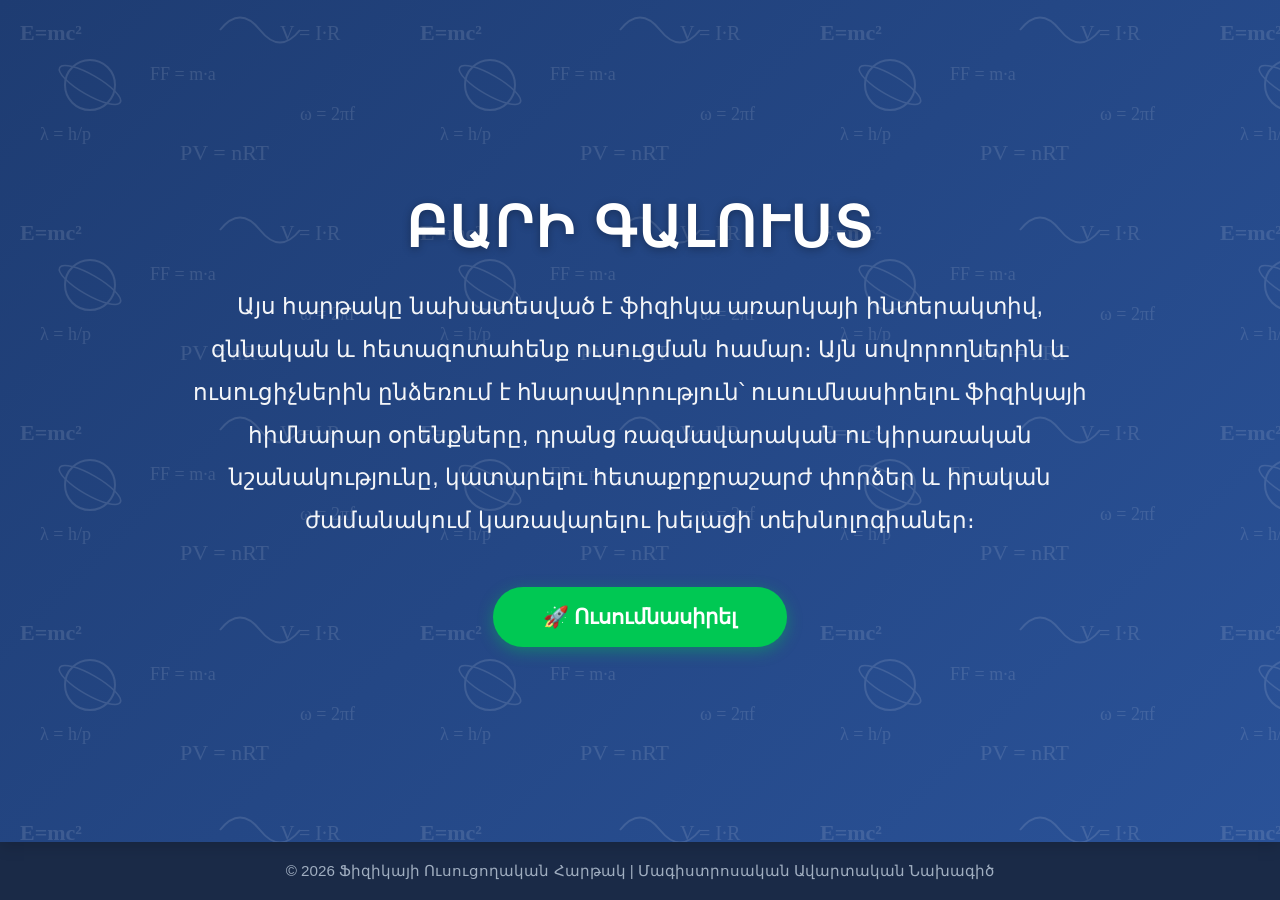
<file: index.html>
<!DOCTYPE html>
<html lang="hy">
<head>
    <meta charset="UTF-8">
    <meta name="viewport" content="width=device-width, initial-scale=1.0">
    <title>Ֆիզիկայի Ուսուցողական Ինտերակտիվ Հարթակ</title>
    <style>
        * {
            box-sizing: border-box;
            margin: 0;
            padding: 0;
            font-family: 'Segoe UI', Arial, sans-serif;
        }

        body {
            background-color: #f4f7f6;
            color: #2c3e50;
            display: flex;
            flex-direction: column;
            min-height: 100vh;
        }

        /* Ֆիզիկայի ֆոնով Հեդեր / Գլխավոր բաժին */
        header {
            position: relative;
            background: linear-gradient(135deg, #1e3c72, #2a5298);
            color: white;
            padding: 100px 20px;
            text-align: center;
            box-shadow: 0 4px 15px rgba(0,0,0,0.15);
            overflow: hidden;
            flex: 1;
            display: flex;
            align-items: center;
            justify-content: center;
        }

        .physics-bg {
            position: absolute;
            top: 0;
            left: 0;
            width: 100%;
            height: 100%;
            opacity: 0.12;
            pointer-events: none;
            background-image: url("data:image/svg+xml,%3Csvg xmlns='http://www.w3.org/2000/svg' width='400' height='200' viewBox='0 0 400 200'%3E%3Ctext x='20' y='40' fill='%23ffffff' font-size='22' font-weight='bold'%3EE=mc²%3C/text%3E%3Ctext x='150' y='80' fill='%23ffffff' font-size='18'%3EFF = m·a%3C/text%3E%3Ctext x='280' y='40' fill='%23ffffff' font-size='20'%3EV = I·R%3C/text%3E%3Ctext x='40' y='140' fill='%23ffffff' font-size='18'%3Eλ = h/p%3C/text%3E%3Ctext x='180' y='160' fill='%23ffffff' font-size='22'%3EPV = nRT%3C/text%3E%3Ctext x='300' y='120' fill='%23ffffff' font-size='18'%3Eω = 2πf%3C/text%3E%3Ccircle cx='90' cy='85' r='25' stroke='%23ffffff' stroke-width='2' fill='none'/%3E%3Cellipse cx='90' cy='85' rx='35' ry='10' stroke='%23ffffff' stroke-width='1.5' fill='none' transform='rotate(30 90 85)'/%3E%3Cpath d='M220,30 Q240,5 260,30 T300,30' stroke='%23ffffff' stroke-width='2' fill='none'/%3E%3C/svg%3E");
            background-repeat: repeat;
        }

        .header-content {
            position: relative;
            z-index: 2;
            max-width: 900px;
            margin: 0 auto;
        }

        header h1 {
            font-size: 3.5rem;
            margin-bottom: 25px;
            letter-spacing: 2px;
            text-shadow: 0 2px 8px rgba(0,0,0,0.3);
        }

        header p.subtitle {
            font-size: 1.45rem;
            line-height: 1.85;
            margin-bottom: 45px;
            opacity: 0.95;
            font-weight: 300;
        }

        .cta-btn {
            display: inline-block;
            background-color: #00c853;
            color: white;
            padding: 18px 50px;
            font-size: 1.3rem;
            font-weight: bold;
            text-decoration: none;
            border-radius: 35px;
            box-shadow: 0 4px 15px rgba(0, 200, 83, 0.4);
            transition: all 0.3s ease;
        }

        .cta-btn:hover {
            background-color: #00e676;
            transform: translateY(-4px);
            box-shadow: 0 6px 20px rgba(0, 200, 83, 0.6);
        }

        footer {
            text-align: center;
            padding: 20px;
            background: #1a2a47;
            color: #a0aec0;
            font-size: 0.95rem;
        }
    </style>
</head>
<body>

    <header>
        <div class="physics-bg"></div>
        <div class="header-content">
            <h1>ԲԱՐԻ ԳԱԼՈՒՍՏ</h1>
            <p class="subtitle">
                Այս հարթակը նախատեսված է ֆիզիկա առարկայի ինտերակտիվ, զննական և հետազոտահենք ուսուցման համար։ Այն սովորողներին և ուսուցիչներին ընձեռում է հնարավորություն՝ ուսումնասիրելու ֆիզիկայի հիմնարար օրենքները, դրանց ռազմավարական ու կիրառական նշանակությունը, կատարելու հետաքրքրաշարժ փորձեր և իրական ժամանակում կառավարելու խելացի տեխնոլոգիաներ։
            </p>
            <a href="menu.html" class="cta-btn">🚀 Ուսումնասիրել</a>
        </div>
    </header>

    <footer>
        <p>© 2026 Ֆիզիկայի Ուսուցողական Հարթակ | Մագիստրոսական Ավարտական Նախագիծ</p>
    </footer>

</body>
</html>
</file>
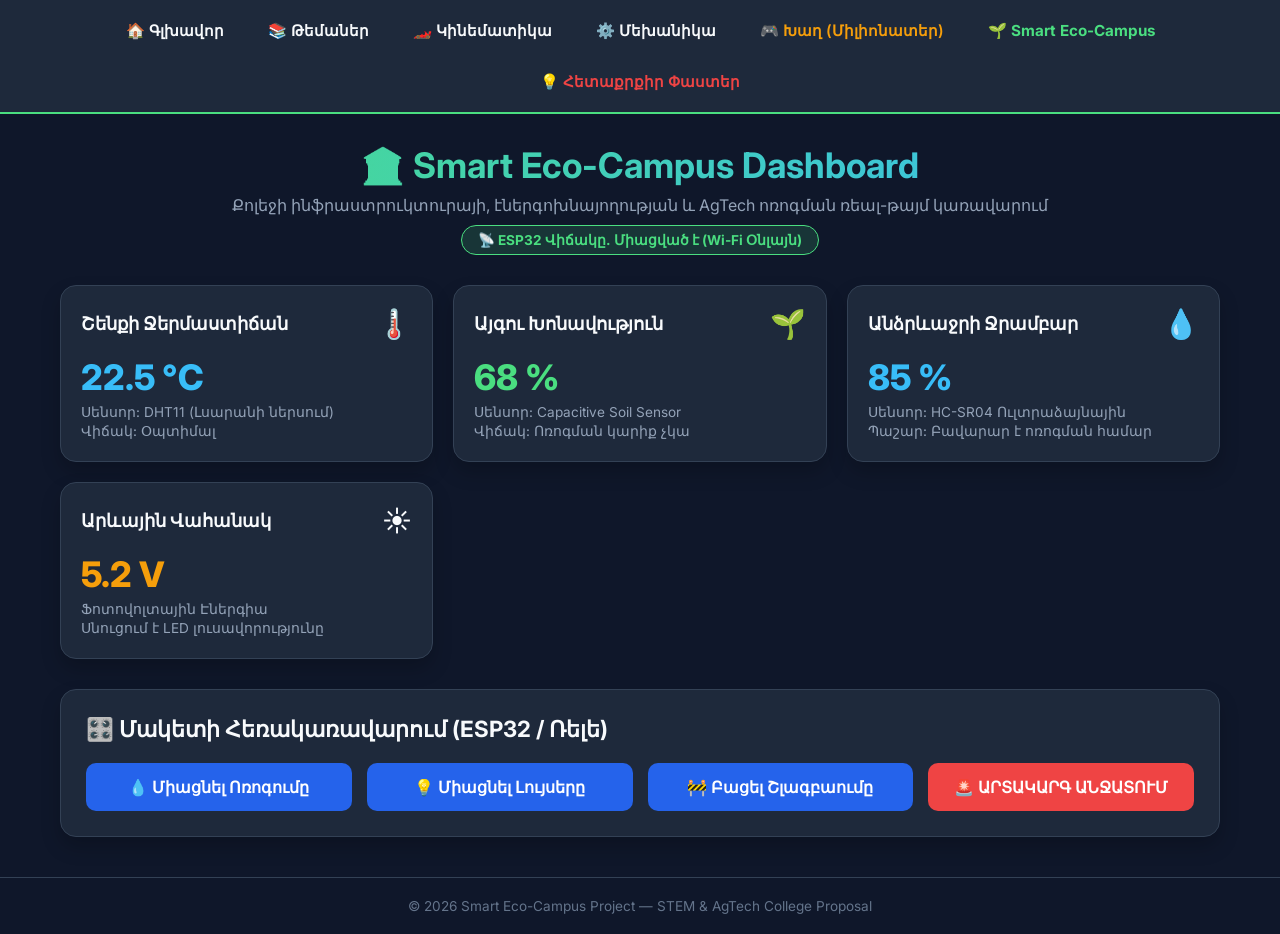
<file: agtech.html>
<!DOCTYPE html>
<html lang="hy">
<head>
    <meta charset="UTF-8">
    <meta name="viewport" content="width=device-width, initial-scale=1.0">
    <title>Smart Eco-Campus — Կառավարման Վահանակ</title>
    <link href="https://fonts.googleapis.com/css2?family=Inter:wght@400;600;700;800&display=swap" rel="stylesheet">
    <style>
        * {
            box-sizing: border-box;
            margin: 0;
            padding: 0;
            font-family: 'Inter', sans-serif;
        }

        body {
            background: #0f172a;
            color: #f8fafc;
            min-height: 100vh;
            display: flex;
            flex-direction: column;
        }

        /* Navigation Bar */
        nav {
            width: 100%;
            background: #1e293b;
            padding: 15px 20px;
            display: flex;
            gap: 20px;
            align-items: center;
            justify-content: center;
            border-bottom: 2px solid #4ade80;
            flex-wrap: wrap;
        }

        nav a {
            color: #f8fafc;
            text-decoration: none;
            font-weight: 600;
            font-size: 0.95rem;
            transition: 0.2s;
            padding: 6px 12px;
            border-radius: 6px;
        }

        nav a:hover {
            background: #334155;
            color: #4ade80;
        }

        .header-section {
            text-align: center;
            padding: 30px 20px 10px;
        }

        .header-section h1 {
            font-size: 2.2rem;
            background: linear-gradient(90deg, #4ade80, #38bdf8);
            -webkit-background-clip: text;
            -webkit-text-fill-color: transparent;
            margin-bottom: 8px;
        }

        .header-section p {
            color: #94a3b8;
            font-size: 1rem;
        }

        .status-badge {
            display: inline-block;
            background: rgba(74, 222, 128, 0.15);
            color: #4ade80;
            border: 1px solid #4ade80;
            padding: 6px 16px;
            border-radius: 20px;
            font-size: 0.85rem;
            font-weight: bold;
            margin-top: 10px;
        }

        .container {
            max-width: 1200px;
            margin: 20px auto 40px;
            padding: 0 20px;
            width: 100%;
        }

        /* Grid Layout */
        .dashboard-grid {
            display: grid;
            grid-template-columns: repeat(auto-fit, minmax(280px, 1fr));
            gap: 20px;
            margin-bottom: 30px;
        }

        .card {
            background: #1e293b;
            border: 1px solid #334155;
            border-radius: 16px;
            padding: 20px;
            display: flex;
            flex-direction: column;
            justify-content: space-between;
            box-shadow: 0 10px 20px rgba(0,0,0,0.2);
            transition: transform 0.2s, border-color 0.2s;
        }

        .card:hover {
            transform: translateY(-3px);
            border-color: #38bdf8;
        }

        .card-header {
            display: flex;
            align-items: center;
            justify-content: space-between;
            margin-bottom: 15px;
        }

        .card-header h3 {
            font-size: 1.1rem;
            color: #f8fafc;
        }

        .card-icon {
            font-size: 1.8rem;
        }

        .metric-value {
            font-size: 2.2rem;
            font-weight: 800;
            color: #38bdf8;
            margin-bottom: 5px;
        }

        .metric-desc {
            color: #94a3b8;
            font-size: 0.85rem;
            line-height: 1.4;
        }

        /* Controls Section */
        .controls-section {
            background: #1e293b;
            border: 1px solid #334155;
            border-radius: 16px;
            padding: 25px;
            box-shadow: 0 10px 20px rgba(0,0,0,0.2);
        }

        .controls-section h2 {
            font-size: 1.4rem;
            color: #f8fafc;
            margin-bottom: 20px;
            display: flex;
            align-items: center;
            gap: 10px;
        }

        .btn-grid {
            display: grid;
            grid-template-columns: repeat(auto-fit, minmax(220px, 1fr));
            gap: 15px;
        }

        .action-btn {
            background: #2563eb;
            color: white;
            border: none;
            padding: 14px;
            border-radius: 10px;
            font-size: 1rem;
            font-weight: 700;
            cursor: pointer;
            transition: 0.2s;
            display: flex;
            align-items: center;
            justify-content: center;
            gap: 8px;
        }

        .action-btn:hover {
            background: #1d4ed8;
        }

        .action-btn.active {
            background: #22c55e;
        }

        .action-btn.danger {
            background: #ef4444;
        }

        .action-btn.danger:hover {
            background: #dc2626;
        }

        footer {
            margin-top: auto;
            text-align: center;
            padding: 20px;
            border-top: 1px solid #334155;
            color: #64748b;
            font-size: 0.85rem;
        }
    </style>
</head>
<body>

    <!-- NAVIGATION BAR -->
    <nav>
        <a href="index.html">🏠 Գլխավոր</a>
        <a href="topics.html">📚 Թեմաներ</a>
        <a href="kinematics.html">🏎️ Կինեմատիկա</a>
        <a href="mechanics.html">⚙️ Մեխանիկա</a>
        <a href="game.html" style="color: #f59e0b;">🎮 Խաղ (Միլիոնատեր)</a>
        <a href="agtech.html" style="color: #4ade80; font-weight: bold;">🌱 Smart Eco-Campus</a>
        <a href="facts.html" style="color: #ef4444;">💡 Հետաքրքիր Փաստեր</a>
    </nav>

    <!-- HEADER -->
    <div class="header-section">
        <h1>🏛️ Smart Eco-Campus Dashboard</h1>
        <p>Քոլեջի ինֆրաստրուկտուրայի, էներգոխնայողության և AgTech ոռոգման ռեալ-թայմ կառավարում</p>
        <div class="status-badge" id="wifi-status">📡 ESP32 Վիճակը․ Միացված է (Wi-Fi Օնլայն)</div>
    </div>

    <div class="container">

        <!-- SENSORS / METRICS GRID -->
        <div class="dashboard-grid">

            <!-- Temperature Card -->
            <div class="card">
                <div class="card-header">
                    <h3>Շենքի Ջերմաստիճան</h3>
                    <span class="card-icon">🌡️</span>
                </div>
                <div class="metric-value" id="temp-val">22.5 °C</div>
                <p class="metric-desc">Սենսոր: DHT11 (Լսարանի ներսում)<br>Վիճակ: Օպտիմալ</p>
            </div>

            <!-- Soil Moisture Card -->
            <div class="card">
                <div class="card-header">
                    <h3>Այգու Խոնավություն</h3>
                    <span class="card-icon">🌱</span>
                </div>
                <div class="metric-value" id="moist-val" style="color: #4ade80;">68 %</div>
                <p class="metric-desc">Սենսոր: Capacitive Soil Sensor<br>Վիճակ: Ոռոգման կարիք չկա</p>
            </div>

            <!-- Water Reservoir Card -->
            <div class="card">
                <div class="card-header">
                    <h3>Անձրևաջրի Ջրամբար</h3>
                    <span class="card-icon">💧</span>
                </div>
                <div class="metric-value" id="water-val" style="color: #38bdf8;">85 %</div>
                <p class="metric-desc">Սենսոր: HC-SR04 Ուլտրաձայնային<br>Պաշար: Բավարար է ոռոգման համար</p>
            </div>

            <!-- Solar Power Card -->
            <div class="card">
                <div class="card-header">
                    <h3>Արևային Վահանակ</h3>
                    <span class="card-icon">☀️</span>
                </div>
                <div class="metric-value" id="solar-val" style="color: #f59e0b;">5.2 V</div>
                <p class="metric-desc">Ֆոտովոլտային Էներգիա<br>Սնուցում է LED լուսավորությունը</p>
            </div>

        </div>

        <!-- HARDWARE CONTROLS -->
        <div class="controls-section">
            <h2>🎛️ Մակետի Հեռակառավարում (ESP32 / Ռելե)</h2>
            <div class="btn-grid">
                
                <button class="action-btn" id="pump-btn" onclick="togglePump()">
                    💧 Միացնել Ոռոգումը
                </button>

                <button class="action-btn" id="light-btn" onclick="toggleLight()">
                    💡 Միացնել Լույսերը
                </button>

                <button class="action-btn" id="gate-btn" onclick="toggleGate()">
                    🚧 Բացել Շլագբաումը
                </button>

                <button class="action-btn danger" onclick="emergencyStop()">
                    🚨 ԱՐՏԱԿԱՐԳ ԱՆՋԱՏՈՒՄ
                </button>

            </div>
        </div>

    </div>

    <footer>
        <p>© 2026 Smart Eco-Campus Project — STEM & AgTech College Proposal</p>
    </footer>

    <script>
        let pumpActive = false;
        let lightActive = false;
        let gateActive = false;

        function togglePump() {
            const btn = document.getElementById('pump-btn');
            pumpActive = !pumpActive;
            if(pumpActive) {
                btn.classList.add('active');
                btn.innerHTML = '💧 Ոռոգումը ԱԿՏԻՎ Է (Անջատել)';
            } else {
                btn.classList.remove('active');
                btn.innerHTML = '💧 Միացնել Ոռոգումը';
            }
        }

        function toggleLight() {
            const btn = document.getElementById('light-btn');
            lightActive = !lightActive;
            if(lightActive) {
                btn.classList.add('active');
                btn.innerHTML = '💡 Լույսերը ՄԻԱՑՎԱԾ ԵՆ';
            } else {
                btn.classList.remove('active');
                btn.innerHTML = '💡 Միացնել Լույսերը';
            }
        }

        function toggleGate() {
            const btn = document.getElementById('gate-btn');
            gateActive = !gateActive;
            if(gateActive) {
                btn.classList.add('active');
                btn.innerHTML = '🚧 Շլագբաումը ԲԱՑ Է';
            } else {
                btn.classList.remove('active');
                btn.innerHTML = '🚧 Բացել Շլագբաումը';
            }
        }

        function emergencyStop() {
            pumpActive = false;
            lightActive = false;
            gateActive = false;
            
            document.getElementById('pump-btn').classList.remove('active');
            document.getElementById('pump-btn').innerHTML = '💧 Միացնել Ոռոգումը';
            
            document.getElementById('light-btn').classList.remove('active');
            document.getElementById('light-btn').innerHTML = '💡 Միացնել Լույսերը';

            document.getElementById('gate-btn').classList.remove('active');
            document.getElementById('gate-btn').innerHTML = '🚧 Բացել Շլագբաումը';

            alert('🚨 Ալերտ․ Համակարգն ամբողջությամբ անջատված է։');
        }
    </script>
</body>
</html>
</file>
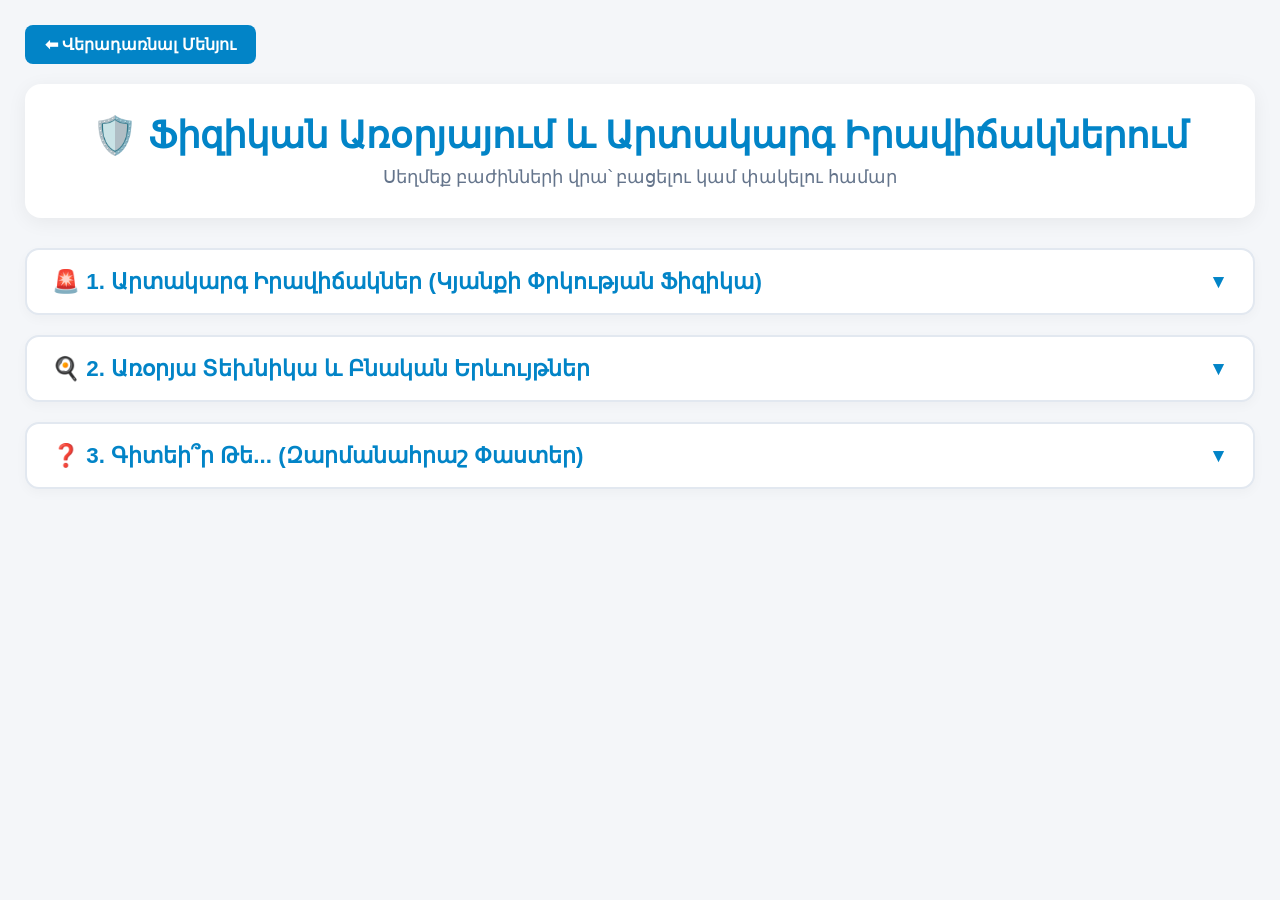
<file: facts.html>
<!DOCTYPE html>
<html lang="hy">
<head>
    <meta charset="UTF-8">
    <meta name="viewport" content="width=device-width, initial-scale=1.0">
    <title>Ֆիզիկան Առօրյայում և Արտակարգ Իրավիճակներում - Smart Eco-Campus</title>
    <style>
        * {
            box-sizing: border-box;
            margin: 0;
            padding: 0;
            font-family: 'Segoe UI', Tahoma, Geneva, Verdana, sans-serif;
        }
        body {
            background: #f4f6f9;
            color: #1e293b;
            min-height: 100vh;
            padding: 25px;
        }
        .back-btn {
            display: inline-block;
            margin-bottom: 20px;
            padding: 10px 20px;
            background: #0284c7;
            color: white;
            text-decoration: none;
            border-radius: 8px;
            font-weight: 600;
            transition: background 0.2s;
        }
        .back-btn:hover {
            background: #0369a1;
        }
        .header {
            text-align: center;
            margin-bottom: 30px;
            background: #ffffff;
            padding: 30px;
            border-radius: 16px;
            box-shadow: 0 4px 20px rgba(0,0,0,0.06);
        }
        .header h1 {
            font-size: 2.3rem;
            color: #0284c7;
            margin-bottom: 10px;
        }
        .header p {
            color: #64748b;
            font-size: 1.1rem;
        }

        .accordion-btn {
            width: 100%;
            background: #ffffff;
            color: #0284c7;
            font-size: 1.4rem;
            font-weight: 700;
            text-align: left;
            padding: 18px 25px;
            border: 2px solid #e2e8f0;
            border-radius: 14px;
            cursor: pointer;
            margin-top: 20px;
            display: flex;
            justify-content: space-between;
            align-items: center;
            box-shadow: 0 4px 12px rgba(0,0,0,0.03);
            transition: background 0.2s, border-color 0.2s;
        }
        .accordion-btn:hover {
            background: #f0f9ff;
            border-color: #0284c7;
        }
        .accordion-btn.active {
            border-color: #0284c7;
            background: #e0f2fe;
            border-radius: 14px 14px 0 0;
        }
        .arrow-icon {
            font-size: 1.2rem;
            transition: transform 0.3s;
        }
        .accordion-btn.active .arrow-icon {
            transform: rotate(180deg);
        }

        .accordion-content {
            display: none;
            background: #ffffff;
            padding: 25px;
            border: 2px solid #0284c7;
            border-top: none;
            border-radius: 0 0 14px 14px;
            box-shadow: 0 8px 20px rgba(0,0,0,0.05);
            margin-bottom: 25px;
        }

        .container {
            max-width: 1200px;
            margin: 0 auto;
            display: grid;
            grid-template-columns: repeat(auto-fit, minmax(320px, 1fr));
            gap: 22px;
        }

        .fact-card {
            background: #f8fafc;
            border-radius: 14px;
            padding: 22px;
            box-shadow: 0 2px 10px rgba(0,0,0,0.03);
            border: 1px solid #e2e8f0;
            transition: transform 0.25s, box-shadow 0.25s;
            display: flex;
            flex-direction: column;
            justify-content: space-between;
        }
        .fact-card:hover {
            transform: translateY(-4px);
            box-shadow: 0 10px 25px rgba(2, 132, 199, 0.15);
            border-color: #38bdf8;
            background: #ffffff;
        }

        .card-icon {
            font-size: 2.2rem;
            margin-bottom: 12px;
        }
        .card-title {
            font-size: 1.2rem;
            color: #0369a1;
            margin-bottom: 10px;
            font-weight: 700;
        }
        .card-text {
            color: #334155;
            line-height: 1.6;
            margin-bottom: 15px;
            font-size: 0.95rem;
        }

        .formula-box {
            background: #f0f9ff;
            border-left: 4px solid #0284c7;
            padding: 12px 15px;
            border-radius: 0 8px 8px 0;
            font-size: 0.88rem;
            color: #0369a1;
            font-weight: 500;
            margin-bottom: 15px;
        }

        .reveal-btn {
            background: #e0f2fe;
            color: #0369a1;
            border: none;
            padding: 8px 14px;
            border-radius: 6px;
            cursor: pointer;
            font-weight: 600;
            font-size: 0.85rem;
            transition: background 0.2s;
            width: 100%;
            text-align: left;
        }
        .reveal-btn:hover {
            background: #bae6fd;
        }
        .hidden-content {
            display: none;
            margin-top: 10px;
            padding: 10px;
            background: #fff7ed;
            border-left: 3px solid #f97316;
            border-radius: 6px;
            font-size: 0.88rem;
            color: #9a3412;
        }

        .faq-grid {
            max-width: 1200px;
            margin: 0 auto;
            display: grid;
            grid-template-columns: repeat(auto-fit, minmax(280px, 1fr));
            gap: 18px;
        }
        .faq-card {
            background: #f8fafc;
            border: 1px solid #e2e8f0;
            border-left: 4px solid #fbbf24;
            border-radius: 12px;
            padding: 18px;
            box-shadow: 0 2px 10px rgba(0,0,0,0.03);
            transition: transform 0.2s;
        }
        .faq-card:hover {
            transform: translateY(-2px);
            box-shadow: 0 5px 15px rgba(251, 191, 36, 0.2);
            background: #ffffff;
        }
        .faq-question {
            color: #b45309;
            font-weight: 700;
            margin-bottom: 8px;
            font-size: 1rem;
        }
        .faq-answer {
            color: #475569;
            font-size: 0.92rem;
            line-height: 1.5;
        }
    </style>
</head>
<body>

    <a href="menu.html" class="back-btn">⬅ Վերադառնալ Մենյու</a>

    <div class="header">
        <h1>🛡️ Ֆիզիկան Առօրյայում և Արտակարգ Իրավիճակներում</h1>
        <p>Սեղմեք բաժինների վրա՝ բացելու կամ փակելու համար</p>
    </div>

    <!-- ԲԼՈԿ 1: ԱՐՏԱԿԱՐԳ ԻՐԱՎԻՃԱԿՆԵՐ -->
    <button class="accordion-btn" onclick="toggleMainSection('main_sec1', this)">
        <span>🚨 1. Արտակարգ Իրավիճակներ (Կյանքի Փրկության Ֆիզիկա)</span>
        <span class="arrow-icon">▼</span>
    </button>
    
    <div id="main_sec1" class="accordion-content">
        <div class="container">
            <div class="fact-card">
                <div>
                    <div class="card-icon">⚡</div>
                    <div class="card-title">Էլեկտրական Շղթա և Քայլային Լարում</div>
                    <div class="card-text">
                        Եթե էլեկտրահարված մարդուն դիպչի մեկ ուրիշը, հոսանքն անցնում է երկրորդ մարդու միջով դեպի հող: Բարձր լարման լարերից հեռանալիս պետք է ցատկել զույգ ոտքերով:
                    </div>
                    <div class="formula-box">
                        • Օհմի օրենք: I = U / R<br>
                        • Քայլային լարում: U_step = U_1 - U_2
                    </div>
                </div>
                <button class="reveal-btn" onclick="toggleSecret('sec1')">💡 Ի՞նչ անել արտակարգ պահին ▼</button>
                <div id="sec1" class="hidden-content">
                    <b>Կանոն:</b> Չդիպչե՛լ մարդուն բաց ձեռքերով: Օգտագործել չոր փայտ կամ ցատկել զույգ ոտքերով՝ ոտնաթաթերը միմյանց սեղմած:
                </div>
            </div>

            <div class="fact-card">
                <div>
                    <div class="card-icon">🚗</div>
                    <div class="card-title">Ջրասույզ Մեքենա և Հիդրոստատիկ Ճնշում</div>
                    <div class="card-text">
                        Ջրում հայտնված մեքենայի դուռը սկզբում բացելն անհնար է դուրսի ջրի հսկայական ճնշման պատճառով: Դուռը բացվում է միայն այն ժամանակ, երբ salon-ը լցվում է ջրով:
                    </div>
                    <div class="formula-box">
                        • Հիդրոստատիկ ճնշում: P = ρ · g · h<br>
                        • Ճնշման ուժ: F = P · S
                    </div>
                </div>
                <button class="reveal-btn" onclick="toggleSecret('sec2')">💡 Ի՞նչ անել արտակարգ պահին ▼</button>
                <div id="sec2" class="hidden-content">
                    <b>Կանոն:</b> Էներգիա մի՛ ծախսեք դուռը հրելու վրա: Անմիջապես կոտրեք կողային ապակին գլխակալի (headrest) երկաթյա ծայրով:
                </div>
            </div>

            <div class="fact-card">
                <div>
                    <div class="card-icon">🛡️</div>
                    <div class="card-title">Իներցիան և Անվտանգության Ամրագոտին</div>
                    <div class="card-text">
                        Կտրուկ արգելակման պահին մեքենան կանգ է առնում, բայց մարդու մարմինը շարունակում է շարժվել առաջ նույն արագությամբ (Նյուտոնի 1-ին օրենք):
                    </div>
                    <div class="formula-box">
                        • Նյուտոնի I օրենք (Իներցիա)<br>
                        • Իմպուլսի փոփոխություն: F · Δt = m · Δv
                    </div>
                </div>
                <button class="reveal-btn" onclick="toggleSecret('sec3')">💡 Ի՞նչ անել արտակարգ պահին ▼</button>
                <div id="sec3" class="hidden-content">
                    <b>Կանոն:</b> Ամրագոտին երկարացնում է կանգ առնելու ժամանակը (Δt), ինչի շնորհիվ մարմնի վրա ազդող հարվածային ուժը (F) կտրուկ նվազում է:
                </div>
            </div>

            <div class="fact-card">
                <div>
                    <div class="card-icon">🔥</div>
                    <div class="card-title">Թթվածնի Անկումը և Հրդեհի Ֆիզիկան</div>
                    <div class="card-text">
                        Փակ սենյակում հրդեհի ժամանակ տաք օդն ու թունավոր գազերը բարձրանում են վերև (կոնվեկցիա), իսկ մաքուր օդը մնում է հատակին մոտ:
                    </div>
                    <div class="formula-box">
                        • Կոնվեկցիա (Ջերմափոխանակություն)<br>
                        • Գազի խտության նվազում տաքանալիս
                    </div>
                </div>
                <button class="reveal-btn" onclick="toggleSecret('sec4')">💡 Ի՞նչ անել արտակարգ պահին ▼</button>
                <div id="sec4" class="hidden-content">
                    <b>Կանոն:</b> Շնչեք թաց թաշկինակով և սողալով շարժվեք դեպի ելքը՝ հատակին հնարավորինս մոտ:
                </div>
            </div>

            <div class="fact-card">
                <div>
                    <div class="card-icon">🌊</div>
                    <div class="card-title">Հետադարձ Հոսանք (Rip Current)</div>
                    <div class="card-text">
                        Ծովափին առաջացող ուժեղ հետադարձ հոսանքը մարդուն արագ քաշում է դեպի բաց ծով: Հոսանքին հակառակ լողալը սպառում է ուժերը:
                    </div>
                    <div class="formula-box">
                        • Հեղուկների դինամիկա (Բերնուլիի օրենք)<br>
                        • Վեկտորական արագությունների գումարում
                    </div>
                </div>
                <button class="reveal-btn" onclick="toggleSecret('sec_rip')">💡 Ի՞նչ անել արտակարգ պահին ▼</button>
                <div id="sec_rip" class="hidden-content">
                    <b>Կանոն:</b> Երբեք մի՛ լողացեք հոսանքին հակառակ (դեպի ափ): Լողացեք ափին ԶՈՒԳԱՀԵՌ (կողք), մինչև դուրս գաք նեղ հոսանքի գոտուց, ապա նոր թեքվեք դեպի ափ:
                </div>
            </div>

            <div class="fact-card">
                <div>
                    <div class="card-icon">🌩️</div>
                    <div class="card-title">Կայծակ և Ֆարադեյի Վանդակ</div>
                    <div class="card-text">
                        Կայծակնային փոթորկի ժամանակ փակ մետաղյա մեքենայի ներսում գտնվող մարդն ամբողջովին պաշտպանված է էլեկտրական հարվածից:
                    </div>
                    <div class="formula-box">
                        • Էլեկտրաստատիկ էկրանավորում<br>
                        • Դաշտը հաղորդչի ներսում (E = 0)
                    </div>
                </div>
                <button class="reveal-btn" onclick="toggleSecret('sec_fara')">💡 Ի՞նչ անել արտակարգ պահին ▼</button>
                <div id="sec_fara" class="hidden-content">
                    <b>Կանոն:</b> Փոթորկի պահին մնացեք մեքենայի ներսում, փակեք ապակիները և մի՛ դիպչեք մետաղական բաց մասերին:
                </div>
            </div>
        </div>
    </div>

    <!-- ԲԼՈԿ 2: ԱՌՕՐՅԱ ՏԵԽՆԻԿԱ ԵՎ ԲՆՈՒԹՅՈՒՆ -->
    <button class="accordion-btn" onclick="toggleMainSection('main_sec2', this)">
        <span>🍳 2. Առօրյա Տեխնիկա և Բնական Երևույթներ</span>
        <span class="arrow-icon">▼</span>
    </button>

    <div id="main_sec2" class="accordion-content">
        <div class="container">
            <div class="fact-card">
                <div>
                    <div class="card-icon">🧲</div>
                    <div class="card-title">Ինդուկցիոն Վառարան</div>
                    <div class="card-text">
                        Վառարանի մակերեսը չի տաքանում: Փոփոխական մագնիսական դաշտն առաջացնում է Ֆուկոյի մրրկային հոսանքներ, որոնք տաքացնում են միայն թավան:
                    </div>
                    <div class="formula-box">
                        • Էլեկտրամագնիսական ինդուկցիա<br>
                        • Ջոուլ-Լենցի օրենք: Q = I² · R · t
                    </div>
                </div>
                <button class="reveal-btn" onclick="toggleSecret('sec5')">💡 Ինչո՞ւ ձեռքը չի այրվում ▼</button>
                <div id="sec5" class="hidden-content">
                    Ձեռքը մագնիսական մետաղ չէ, ուստի մագնիսական դաշտը դրա վրա հոսանք չի ինդուկցում:
                </div>
            </div>

            <div class="fact-card">
                <div>
                    <div class="card-icon">📡</div>
                    <div class="card-title">Միկրոալիքային Վառարան</div>
                    <div class="card-text">
                        2.45 ԳՀց հաճախականության էլեկտրամագնիսական ալիքները տատանում են ուտելիքի մեջ եղած ջրի մոլեկուլները՝ ստեղծելով շփման ջերմություն:
                    </div>
                    <div class="formula-box">
                        • Էլեկտրամագնիսական ալիքներ<br>
                        • Մոլեկուլային տատանման ռեզոնանս
                    </div>
                </div>
                <button class="reveal-btn" onclick="toggleSecret('sec6')">💡 Ինչո՞ւ ափսեն չի տաքանում ▼</button>
                <div id="sec6" class="hidden-content">
                    Չոր ապակին կամ հախճապակին ջրի մոլեկուլներ չունեն, ուստի միկրոալիքները անցնում են դրանց միջով անվնաս:
                </div>
            </div>

            <div class="fact-card">
                <div>
                    <div class="card-icon">🐦</div>
                    <div class="card-title">Թռչունները Լարերի Վրա</div>
                    <div class="card-text">
                        Թռչունը նստում է միայն ՄԵԿ լարի վրա. նրա ոտքերի միջև պոտենցիալների տարբերությունը (լարումը) ~0 է, ուստի հոսանքը նրա մարմնով չի հոսում:
                    </div>
                    <div class="formula-box">
                        • Պոտենցիալների տարբերություն (ΔV = 0)<br>
                        • Էլեկտրական շղթայի բաց լինելը
                    </div>
                </div>
                <button class="reveal-btn" onclick="toggleSecret('sec7')">💡 Ե՞րբ կէլեկտրահարվի թռչունը ▼</button>
                <div id="sec7" class="hidden-content">
                    Եթե թռչունը թևով դիպչի հարևան լարին կամ մետաղյա սյունին, իսկույն կփակի շղթան:
                </div>
            </div>

            <div class="fact-card">
                <div>
                    <div class="card-icon">🌧️</div>
                    <div class="card-title">Ակվապլանավորում (Hydroplaning)</div>
                    <div class="card-text">
                        Անձրևոտ ճանապարհին բարձր արագության տակ անվադողերի և ասֆալտի արանքում հավաքվում է ջրի շերտ: Մեքենան կորցնում է շփման ուժը (~0) և սկսում «սահել»:
                    </div>
                    <div class="formula-box">
                        • Դադարի և սահքի շփման ուժ: F_սահք = μ · N<br>
                        • Հիդրոդինամիկ բարձիկ
                    </div>
                </div>
                <button class="reveal-btn" onclick="toggleSecret('sec8')">💡 Ինչո՞ւ են պետք ակոսները ▼</button>
                <div id="sec8" class="hidden-content">
                    Անվադողերի ակոսները ստեղծված են ջուրը կողք նետելու և ասֆալտի հետ կապը պահպանելու համար:
                </div>
            </div>

            <div class="fact-card">
                <div>
                    <div class="card-icon">🎧</div>
                    <div class="card-title">Աղմուկի Ակտիվ Խլացում (ANC)</div>
                    <div class="card-text">
                        Ժամանակակից ականջակալները որսում են արտաքին աղմուկը և արտադրում են ճիշտ հակառակ ֆազով ալիք՝ չեզոքացնելով աղմուկը:
                    </div>
                    <div class="formula-box">
                        • Ալիքների Ինտերֆերենց<br>
                        • Հակաֆազ տատանում (+A + -A = 0)
                    </div>
                </div>
                <button class="reveal-btn" onclick="toggleSecret('sec9')">💡 Ինչպե՞ս է աշխատում ▼</button>
                <div id="sec9" class="hidden-content">
                    Ալիքների գումարումից ձայնային տատանումը լրիվ մարում է (Destructive Interference):
                </div>
            </div>

            <div class="fact-card">
                <div>
                    <div class="card-icon">💎</div>
                    <div class="card-title">Լույսի «Դանդաղումը» Նյութում</div>
                    <div class="card-text">
                        Վակուումում լույսի արագությունը ~300,000 կմ/վ է, սակայն ալմաստի միջով անցնելիս այն դանդաղում է մինչև ~124,000 կմ/վ:
                    </div>
                    <div class="formula-box">
                        • Բեկման ցուցիչ: n = c / v<br>
                        • Լույսի բեկում և լրիվ անդրադարձ
                    </div>
                </div>
                <button class="reveal-btn" onclick="toggleSecret('sec10')">💡 Կապը Տեխնոլոգիայի հետ ▼</button>
                <div id="sec10" class="hidden-content">
                    Այս երևույթն է ապահովում մալուխային լուսատար (Fiber-optic) գերարագ ինտերնետի աշխատանքը:
                </div>
            </div>
        </div>
    </div>

    <!-- ԲԼՈԿ 3: ԳԻՏԵ՞ԻՐ ԹԵ... -->
    <button class="accordion-btn" onclick="toggleMainSection('main_sec3', this)">
        <span>❓ 3. Գիտեի՞ր Թե... (Զարմանահրաշ Փաստեր)</span>
        <span class="arrow-icon">▼</span>
    </button>

    <div id="main_sec3" class="accordion-content">
        <div class="faq-grid">
            <div class="faq-card">
                <div class="faq-question">🍌 Բանանները Ռադիոակտիվ են</div>
                <div class="faq-answer">Բանանը պարունակում է Կալիում-40 (K-40) ռադիոակտիվ իզոտոպ: Գիտության մեջ կա անգամ «Բանանային էկվիվալենտ չափաբաժին» (BED) հասկացությունը:</div>
            </div>
            <div class="faq-card">
                <div class="faq-question">🛰️ Ժամանակը Տիեզերքում Ավելի Արագ է Հոսում</div>
                <div class="faq-answer">Ըստ Էյնշտեյնի՝ ուժեղ ձգողականության մեջ ժամանակը դանդաղում է: GPS արբանյակների ժամացույցները օրական 38 միկրովայրկյանով ավելի արագ են աշխատում:</div>
            </div>
            <div class="faq-card">
                <div class="faq-question">⚡ Կայծակն ավելի Տաք է, քան Արևի Մակերևույթը</div>
                <div class="faq-answer">Կայծակի հարվածի պահին օդի ջերմաստիճանը հասնում է մինչև 30,000 °C (5 անգամ ավելի տաք, քան Արեգակի մակերևույթը):</div>
            </div>
            <div class="faq-card">
                <div class="faq-question">💧 Ջրի «Եռակի Կետը»</div>
                <div class="faq-answer">0.01 °C և 611.65 Պա պայմաններում ջուրը միաժամանակ գտնվում է 3 վիճակում՝ պինդ, հեղուկ և գազային:</div>
            </div>
            <div class="faq-card">
                <div class="faq-question">🔥 Ինչո՞ւ չի կարելի էլեկտրական սարքը հանգցնել ջրով:</div>
                <div class="faq-answer">Ծորակի ջուրը պարունակում է աղեր և էլեկտրահաղորդիչ է: Ջուր լցնելով՝ դուք էլեկտրական շղթա եք ստեղծում դեպի ձեր մարմինը:</div>
            </div>
            <div class="faq-card">
                <div class="faq-question">🧊 Ինչո՞ւ է սառույցը լողում ջրի մակերեսին:</div>
                <div class="faq-answer">Ջուրը սառչելիս ընդարձակվում է, ուստի սառույցի խտությունը փոքր է հեղուկ ջրի խտությունից:</div>
            </div>
            <div class="faq-card">
                <div class="faq-question">📱 Ինչո՞ւ է ցուրտ եղանակին մարտկոցը շուտ նստում:</div>
                <div class="faq-answer">Ցածր ջերմաստիճանում լիթիում-իոնային մարտկոցի ներսում քիմիական ռեակցիաները դանդաղում են, և էլեկտրոնների շարժունակությունը նվազում է:</div>
            </div>
            <div class="faq-card">
                <div class="faq-question">🔊 Ինչո՞ւ է ինքնաթիռում ականջները փակվում:</div>
                <div class="faq-answer">Բարձրանալիս մթնոլորտային ճնշումը նվազում է, իսկ միջին ականջում ճնշումը մնում է նույնը, ինչի պատճառով թմբկաթաղանթը ձգվում է:</div>
            </div>
        </div>
    </div>

    <script>
        function toggleMainSection(id, btn) {
            var content = document.getElementById(id);
            if (content.style.display === "block") {
                content.style.display = "none";
                btn.classList.remove("active");
            } else {
                content.style.display = "block";
                btn.classList.add("active");
            }
        }

        function toggleSecret(id) {
            var el = document.getElementById(id);
            if (el.style.display === "block") {
                el.style.display = "none";
            } else {
                el.style.display = "block";
            }
        }
    </script>
</body>
</html>
</file>
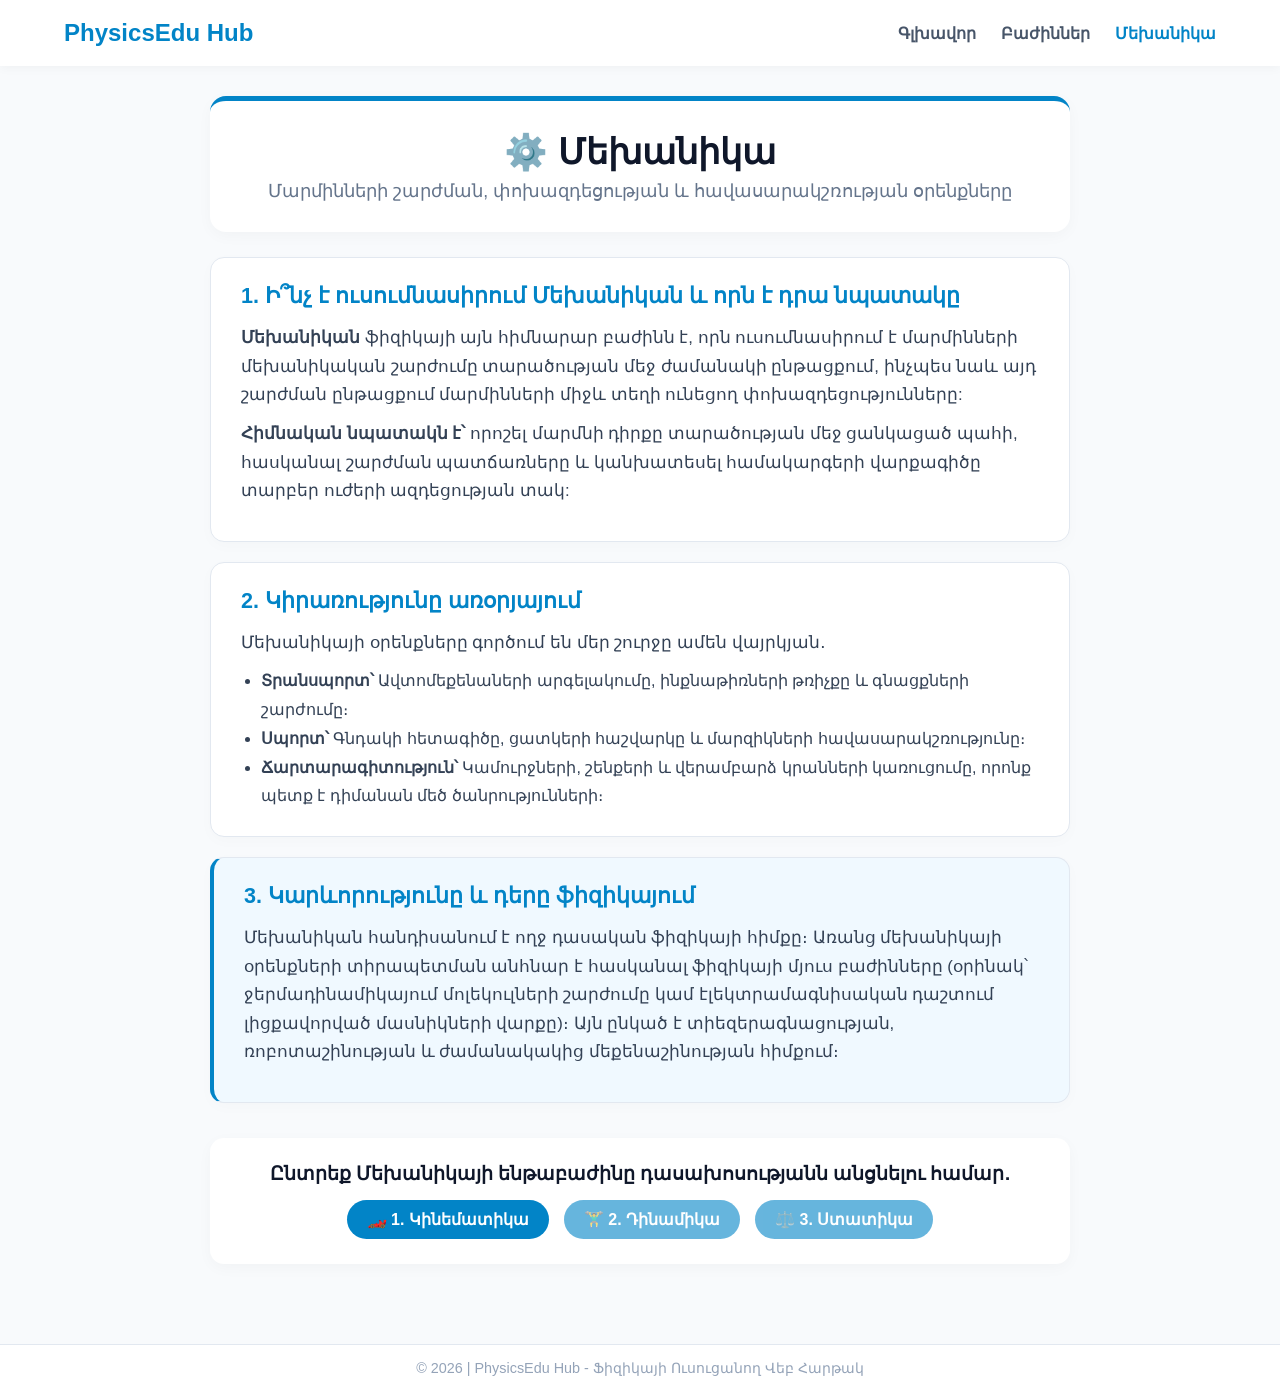
<file: mechanics.html>
<!DOCTYPE html>
<html lang="hy">
<head>
    <meta charset="UTF-8">
    <meta name="viewport" content="width=device-width, initial-scale=1.0">
    <title>Մեխանիկա - PhysicsEdu Hub</title>
    <link rel="stylesheet" href="style.css">
</head>
<body>

    <header>
        <div class="logo">
            <h2>PhysicsEdu Hub</h2>
        </div>
        <nav>
            <ul>
                <li><a href="index.html">Գլխավոր</a></li>
                <li><a href="topics.html">Բաժիններ</a></li>
                <li><a href="mechanics.html" class="active">Մեխանիկա</a></li>
            </ul>
        </nav>
    </header>

    <main class="content-container">
        
        <!-- Վերնագիր -->
        <div class="topic-hero">
            <h1>⚙️ Մեխանիկա</h1>
            <p>Մարմինների շարժման, փոխազդեցության և հավասարակշռության օրենքները</p>
        </div>

        <!-- 1. ԻՆՉ Է ՈՒՍՈՒՄՆԱՍԻՐՈՒՄ ԵՎ ՆՊԱՏԱԿԸ -->
        <section class="info-card">
            <h2>1. Ի՞նչ է ուսումնասիրում Մեխանիկան և որն է դրա նպատակը</h2>
            <p>
                <strong>Մեխանիկան</strong> ֆիզիկայի այն հիմնարար բաժինն է, որն ուսումնասիրում է մարմինների մեխանիկական շարժումը տարածության մեջ ժամանակի ընթացքում, ինչպես նաև այդ շարժման ընթացքում մարմինների միջև տեղի ունեցող փոխազդեցությունները:
            </p>
            <p>
                <strong>Հիմնական նպատակն է՝</strong> որոշել մարմնի դիրքը տարածության մեջ ցանկացած պահի, հասկանալ շարժման պատճառները և կանխատեսել համակարգերի վարքագիծը տարբեր ուժերի ազդեցության տակ:
            </p>
        </section>

        <!-- 2. ԿԻՐԱՌՈՒԹՅՈՒՆԸ ԱՌՕՐՅԱՅՈՒՄ -->
        <section class="info-card">
            <h2>2. Կիրառությունը առօրյայում</h2>
            <p>Մեխանիկայի օրենքները գործում են մեր շուրջը ամեն վայրկյան․</p>
            <ul class="styled-list">
                <li><strong>Տրանսպորտ՝</strong> Ավտոմեքենաների արգելակումը, ինքնաթիռների թռիչքը և գնացքների շարժումը։</li>
                <li><strong>Սպորտ՝</strong> Գնդակի հետագիծը, ցատկերի հաշվարկը և մարզիկների հավասարակշռությունը։</li>
                <li><strong>Ճարտարագիտություն՝</strong> Կամուրջների, շենքերի և վերամբարձ կրանների կառուցումը, որոնք պետք է դիմանան մեծ ծանրությունների։</li>
            </ul>
        </section>

        <!-- 3. ԿԱՐԵՎՈՐՈՒԹՅՈՒՆՆ ՈՒ ԴԵՐԸ -->
        <section class="info-card highlight-card">
            <h2>3. Կարևորությունը և դերը ֆիզիկայում</h2>
            <p>
                Մեխանիկան հանդիսանում է ողջ դասական ֆիզիկայի հիմքը։ Առանց մեխանիկայի օրենքների տիրապետման անհնար է հասկանալ ֆիզիկայի մյուս բաժինները (օրինակ՝ ջերմադինամիկայում մոլեկուլների շարժումը կամ էլեկտրամագնիսական դաշտում լիցքավորված մասնիկների վարքը)։ Այն ընկած է տիեզերագնացության, ռոբոտաշինության և ժամանակակից մեքենաշինության հիմքում։
            </p>
        </section>

        <!-- ԿՈՃԱԿՆԵՐԸ ԴԵՊԻ ԱՌԱՆՁԻՆ ԷՋԵՐ -->
        <div class="next-section-box">
            <h3>Ընտրեք Մեխանիկայի ենթաբաժինը դասախոսությանն անցնելու համար․</h3>
            <div class="sub-topics-nav">
                <a href="kinematics.html" class="sub-topic-link">🏎️ 1. Կինեմատիկա</a>
                <a href="#" class="sub-topic-link disabled">🏋️‍♂️ 2. Դինամիկա</a>
                <a href="#" class="sub-topic-link disabled">⚖️ 3. Ստատիկա</a>
            </div>
        </div>

    </main>

    <footer>
        <p>© 2026 | PhysicsEdu Hub - Ֆիզիկայի Ուսուցանող Վեբ Հարթակ</p>
    </footer>

</body>
</html>
</file>
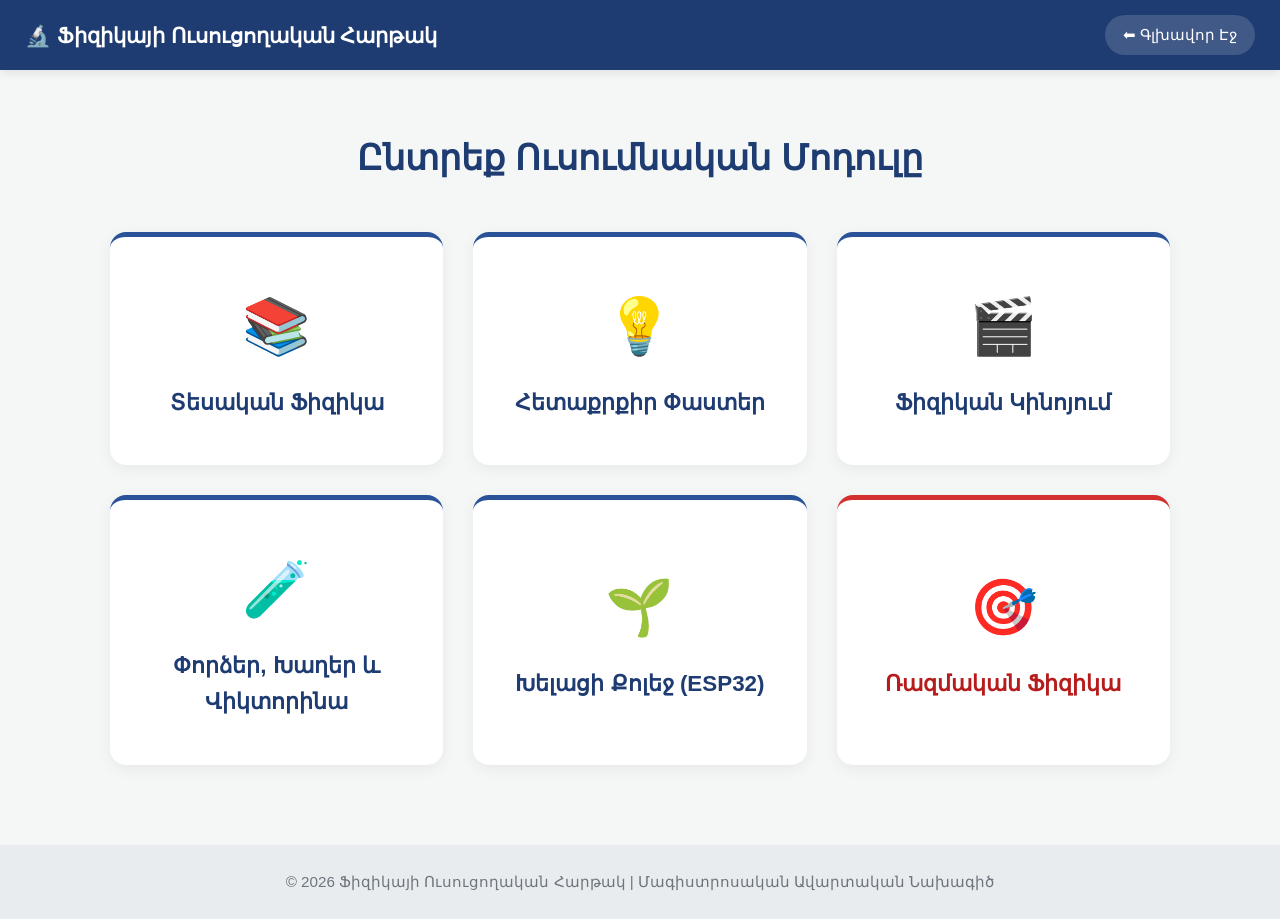
<file: menu.html>
<!DOCTYPE html>
<html lang="hy">
<head>
    <meta charset="UTF-8">
    <meta name="viewport" content="width=device-width, initial-scale=1.0">
    <title>Ուսումնական Մոդուլներ | Ֆիզիկա</title>
    <style>
        * {
            box-sizing: border-box;
            margin: 0;
            padding: 0;
            font-family: 'Segoe UI', Arial, sans-serif;
        }

        body {
            background-color: #f4f7f6;
            color: #2c3e50;
            line-height: 1.6;
        }

        /* Top Nav */
        nav {
            background: #1e3c72;
            padding: 15px 25px;
            display: flex;
            justify-content: space-between;
            align-items: center;
            box-shadow: 0 2px 10px rgba(0,0,0,0.1);
        }

        nav h2 {
            color: white;
            font-size: 1.3rem;
        }

        .back-btn {
            color: white;
            text-decoration: none;
            background: rgba(255,255,255,0.15);
            padding: 8px 18px;
            border-radius: 20px;
            font-size: 0.95rem;
            transition: background 0.3s;
        }

        .back-btn:hover {
            background: rgba(255,255,255,0.3);
        }

        /* Container */
        .container {
            max-width: 1100px;
            margin: 60px auto;
            padding: 0 20px;
        }

        .page-title {
            text-align: center;
            color: #1e3c72;
            font-size: 2.2rem;
            margin-bottom: 45px;
        }

        /* 6 Սիմետրիկ Քարտերի Ցանց (3x2) */
        .modules-grid {
            display: grid;
            grid-template-columns: repeat(3, 1fr);
            gap: 30px;
        }

        @media (max-width: 900px) {
            .modules-grid {
                grid-template-columns: repeat(2, 1fr);
            }
        }

        @media (max-width: 600px) {
            .modules-grid {
                grid-template-columns: 1fr;
            }
        }

        .card {
            background: white;
            border-radius: 16px;
            padding: 45px 20px;
            text-decoration: none;
            color: #333;
            box-shadow: 0 4px 15px rgba(0,0,0,0.06);
            transition: transform 0.3s, box-shadow 0.3s, border-color 0.3s;
            display: flex;
            flex-direction: column;
            align-items: center;
            justify-content: center;
            text-align: center;
            border-top: 5px solid #2a5298;
            min-height: 180px;
        }

        .card:hover {
            transform: translateY(-8px);
            box-shadow: 0 12px 28px rgba(0,0,0,0.15);
            border-top: 5px solid #00c853;
        }

        /* Special style for the Military Physics (BOM) card */
        .card.military-card {
            border-top: 5px solid #d32f2f;
        }

        .card.military-card:hover {
            border-top: 5px solid #ff1744;
        }

        .card-icon {
            font-size: 55px;
            margin-bottom: 15px;
        }

        .card-title {
            font-size: 1.4rem;
            font-weight: bold;
            color: #1e3c72;
        }

        .card.military-card .card-title {
            color: #b71c1c;
        }

        footer {
            text-align: center;
            padding: 25px;
            margin-top: 80px;
            background: #e9ecef;
            color: #6c757d;
            font-size: 0.95rem;
        }
    </style>
</head>
<body>

    <nav>
        <h2>🔬 Ֆիզիկայի Ուսուցողական Հարթակ</h2>
        <a href="index.html" class="back-btn">⬅ Գլխավոր Էջ</a>
    </nav>

    <div class="container">
        <h1 class="page-title">Ընտրեք Ուսումնական Մոդուլը</h1>

        <div class="modules-grid">
            
            <!-- 1. Տեսական Ֆիզիկա -->
            <a href="topics.html" class="card">
                <div class="card-icon">📚</div>
                <div class="card-title">Տեսական Ֆիզիկա</div>
            </a>

            <!-- 2. Հետաքրքիր Փաստեր -->
            <a href="facts.html" class="card">
                <div class="card-icon">💡</div>
                <div class="card-title">Հետաքրքիր Փաստեր</div>
            </a>

            <!-- 3. Ֆիզիկան Կինոյում -->
            <a href="cinema.html" class="card">
                <div class="card-icon">🎬</div>
                <div class="card-title">Ֆիզիկան Կինոյում</div>
            </a>

            <!-- 4. Փորձեր, Խաղեր և Վիկտորինա -->
            <a href="experiments.html" class="card">
                <div class="card-icon">🧪</div>
                <div class="card-title">Փորձեր, Խաղեր և Վիկտորինա</div>
            </a>

            <!-- 5. Խելացի Քոլեջ (ESP32) -->
            <a href="agtech.html" class="card">
                <div class="card-icon">🌱</div>
                <div class="card-title">Խելացի Քոլեջ (ESP32)</div>
            </a>

            <!-- 6. Ռազմական Ֆիզիկա (ԲՈՒՄԸ) -->
            <a href="military.html" class="card military-card">
                <div class="card-icon">🎯</div>
                <div class="card-title">Ռազմական Ֆիզիկա</div>
            </a>

        </div>
    </div>

    <footer>
        <p>© 2026 Ֆիզիկայի Ուսուցողական Հարթակ | Մագիստրոսական Ավարտական Նախագիծ</p>
    </footer>

</body>
</html>
</file>
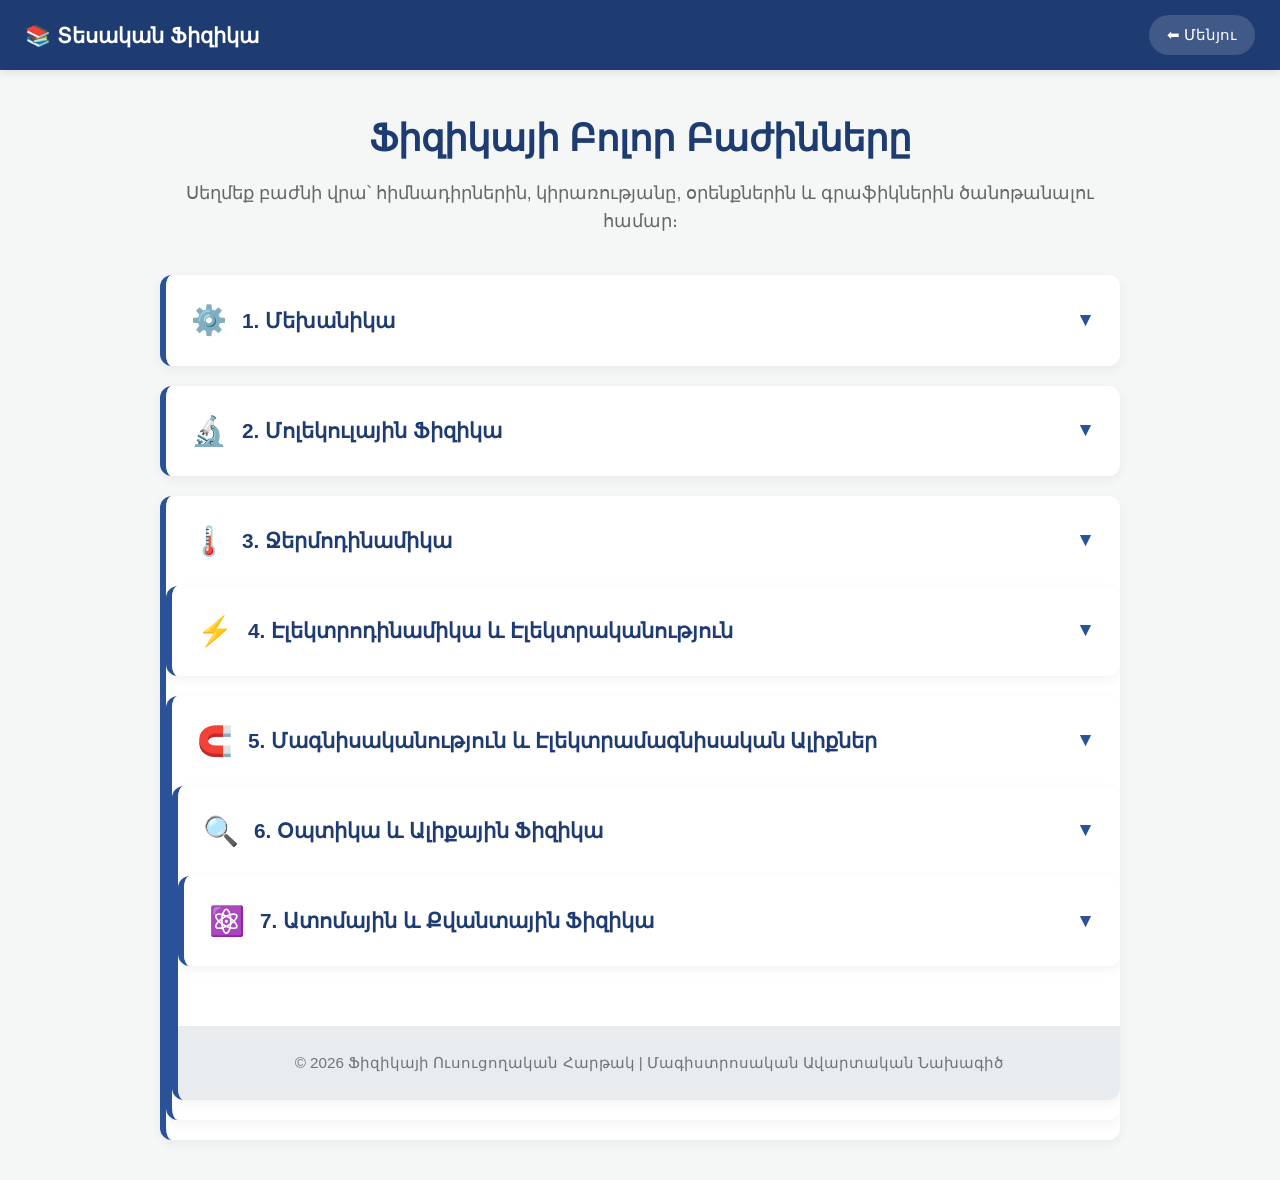
<file: topics.html>
<!DOCTYPE html>
<html lang="hy">
<head>
    <meta charset="UTF-8">
    <meta name="viewport" content="width=device-width, initial-scale=1.0">
    <title>Տեսական Ֆիզիկա | Smart Eco-Campus</title>
    <style>
        * {
            box-sizing: border-box;
            margin: 0;
            padding: 0;
            font-family: 'Segoe UI', Arial, sans-serif;
        }

        body {
            background-color: #f4f7f6;
            color: #2c3e50;
            line-height: 1.6;
        }

        nav {
            background: #1e3c72;
            padding: 15px 25px;
            display: flex;
            justify-content: space-between;
            align-items: center;
            box-shadow: 0 2px 10px rgba(0,0,0,0.1);
        }

        nav h2 {
            color: white;
            font-size: 1.3rem;
        }

        .back-btn {
            color: white;
            text-decoration: none;
            background: rgba(255,255,255,0.15);
            padding: 8px 18px;
            border-radius: 20px;
            font-size: 0.95rem;
            transition: background 0.3s;
        }

        .back-btn:hover {
            background: rgba(255,255,255,0.3);
        }

        .container {
            max-width: 1000px;
            margin: 40px auto;
            padding: 0 20px;
        }

        .page-header {
            text-align: center;
            margin-bottom: 40px;
        }

        .page-header h1 {
            color: #1e3c72;
            font-size: 2.3rem;
            margin-bottom: 10px;
        }

        .page-header p {
            color: #666;
            font-size: 1.1rem;
        }

        .topic-card {
            background: white;
            border-radius: 12px;
            margin-bottom: 20px;
            box-shadow: 0 4px 12px rgba(0,0,0,0.05);
            overflow: hidden;
            border-left: 6px solid #2a5298;
        }

        .topic-header {
            padding: 22px 25px;
            background: white;
            cursor: pointer;
            display: flex;
            justify-content: space-between;
            align-items: center;
            transition: background 0.3s;
        }

        .topic-header:hover {
            background: #f8f9fa;
        }

        .topic-title {
            display: flex;
            align-items: center;
            gap: 15px;
            font-size: 1.3rem;
            font-weight: bold;
            color: #1e3c72;
        }

        .topic-icon {
            font-size: 1.8rem;
        }

        .toggle-icon {
            font-size: 1.2rem;
            color: #2a5298;
        }

        .topic-content {
            padding: 25px;
            display: none;
            border-top: 1px solid #eee;
            background: #fafafa;
        }

        .topic-content.active {
            display: block;
        }

        .section-block {
            margin-bottom: 20px;
            background: white;
            padding: 18px;
            border-radius: 8px;
            border: 1px solid #e2e8f0;
        }

        .section-block h4 {
            color: #1e3c72;
            margin-bottom: 8px;
            font-size: 1.1rem;
            display: flex;
            align-items: center;
            gap: 8px;
        }

        .formula-box {
            background: #eef2f7;
            border-left: 4px solid #00c853;
            padding: 12px 18px;
            margin: 10px 0;
            border-radius: 4px;
            font-weight: bold;
            color: #1a2a47;
        }

        footer {
            text-align: center;
            padding: 25px;
            margin-top: 60px;
            background: #e9ecef;
            color: #6c757d;
            font-size: 0.95rem;
        }
    </style>
</head>
<body>

    <nav>
        <h2>📚 Տեսական Ֆիզիկա</h2>
        <a href="menu.html" class="back-btn">⬅ Մենյու</a>
    </nav>

    <div class="container">
        <div class="page-header">
            <h1>Ֆիզիկայի Բոլոր Բաժինները</h1>
            <p>Սեղմեք բաժնի վրա՝ հիմնադիրներին, կիրառությանը, օրենքներին և գրաֆիկներին ծանոթանալու համար։</p>
        </div>

        <!-- 1. ՄԵԽԱՆԻԿԱ -->
        <div class="topic-card">
            <div class="topic-header" onclick="toggleTopic('section1')">
                <div class="topic-title">
                    <span class="topic-icon">⚙️</span>
                    <span>1. Մեխանիկա</span>
                </div>
                <span class="toggle-icon" id="icon-section1">▼</span>
            </div>
            <div class="topic-content" id="section1">
                <div class="section-block">
                    <h4>📌 Ի՞նչ է ուսումնասիրում</h4>
                    <p>Մեխանիկան ուսումնասիրում է մարմինների մեխանիկական շարժումը (դիրքի փոփոխությունը տարածության և ժամանակի մեջ) և դրանց միջև փոխազդեցությունները:</p>
                </div>
                <div class="section-block">
                    <h4>🏛️ Հիմնադիրները</h4>
                    <p><b>Իսահակ Նյուտոն</b> (դինամիկայի հիմնարար օրենքների հեղինակ), <b>Գալիլեո Գալիլեյ</b> (իներցիայի օրենք և ազատ անկում), <b>Իոհան Կեպլեր</b> (մոլորակների շարժման օրենքներ):</p>
                </div>
                <div class="section-block">
                    <h4>💡 Որտե՞ղ և Ինչպե՞ս է կիրառվում</h4>
                    <p>Ավտոմեքենաշինությունում, ավիացիայում, տիեզերագնացությունում (արբանյակների թռիչքի հաշվարկ), շինարարությունում (կամուրջների ու շենքերի կայունություն) և ռազմական բալիստիկայում:</p>
                </div>
                <div class="section-block">
                    <h4>📐 Հիմնական Սահմանումներ և Բանաձևեր</h4>
                    <div class="formula-box">
                        • Հավասարաչափ շարժում: V = S / t<br>
                        • Արագացում: a = (V - V₀) / t<br>
                        • Նյուտոնի II Օրենք: F = m · a<br>
                        • Իմպուլսի պահպանում: P = m · V | P₁ + P₂ = const<br>
                        • Կինետիկ Էներգիա: Eₖ = (m · V²) / 2
                    </div>
                </div>
                <div style="text-align: center; margin-top: 20px;">
                    <img src="mechanics.jpg" alt="Մեխանիկայի Բանաձևեր և Գրաֆիկներ" style="max-width: 100%; height: auto; border-radius: 10px; box-shadow: 0 4px 15px rgba(0,0,0,0.15);">
                </div>
            </div>
        </div>

        <!-- 2. ՄՈԼԵԿՈՒԼԱՅԻՆ ՖԻԶԻԿԱ -->
        <div class="topic-card">
            <div class="topic-header" onclick="toggleTopic('section2')">
                <div class="topic-title">
                    <span class="topic-icon">🔬</span>
                    <span>2. Մոլեկուլային Ֆիզիկա</span>
                </div>
                <span class="toggle-icon" id="icon-section2">▼</span>
            </div>
            <div class="topic-content" id="section2">
                <div class="section-block">
                    <h4>📌 Ի՞նչ է ուսումնասիրում</h4>
                    <p>Ուսումնասիրում է նյութերի կառուցվածքը մոլեկուլային մակարդակում, մոլեկուլների քաոսային շարժումը, ջերմաստիճանը և իզոպրոցեսները:</p>
                </div>
                <div class="section-block">
                    <h4>🏛️ Հիմնադիրները</h4>
                    <p><b>Լուդվիգ Բոլցման</b>, <b>Դմիտրի Մենդելեև</b>, <b>Բենուա Կլապեյրոն</b>, <b>Ռոբերտ Բոյլ</b> և <b>Էդմ Մարիոտ</b>:</p>
                </div>
                <div class="section-block">
                    <h4>💡 Որտե՞ղ և Ինչպե՞ս է կիրառվում</h4>
                    <p>Գազային համակարգերում, խելացի ջերմոցներում (կլիմայի կառավարում), օդերևութաբանությունում և նյութագիտությունում:</p>
                </div>
                <div class="section-block">
                    <h4>📐 Հիմնական Սահմանումներ և Բանաձևեր</h4>
                    <div class="formula-box">
                        • Կլապեյրոն-Մենդելեևի հավասարում: P · V = n · R · T<br>
                        • Իզոթերմ պրոցես (T=const): P · V = const (Բոյլ-Մարիոտ)<br>
                        • Իզոբար պրոցես (P=const): V / T = const (Գեյ-Լյուսակ)<br>
                        • Իզոխոր պրոցես (V=const): P / T = const (Շարլ)
                    </div>
                </div>
                <div style="text-align: center; margin-top: 20px;">
                    <img src="thermo.jpg" alt="Մոլեկուլային Ֆիզիկայի Բանաձևեր" style="max-width: 100%; height: auto; border-radius: 10px; box-shadow: 0 4px 15px rgba(0,0,0,0.15);">
                </div>
            </div>
        </div>

        <!-- 3. ՋԵՐՄՈԴԻՆԱՄԻԿԱ -->
        <div class="topic-card">
            <div class="topic-header" onclick="toggleTopic('section3')">
                <div class="topic-title">
                    <span class="topic-icon">🌡️</span>
                    <span>3. Ջերմոդինամիկա</span>
                </div>
                <span class="toggle-icon" id="icon-section3">▼</span>
            </div>
           <div class="topic-content" id="section3">
                
                <div class="section-block">
                    <h4>📌 Ի՞նչ է ուսումնասիրում</h4>
                    <p>Ջերմոդինամիկան ուսումնասիրում է ջերմային էներգիայի փոխակերպումը մեխանիկական աշխատանքի, ջերմափոխանակության օրենքները, էնտրոպիան և ջերմային համակարգերի հավասարակշռությունը:</p>
                </div>

                <div class="section-block">
                    <h4>🏛️ Հիմնադիրները</h4>
                    <p><b>Սադի Կարնո</b> (ջերմային շարժիչների տեսության և Կարնոյի ցիկլի հիմնադիր), <b>Ջեյմս Ջոուլ</b> (էներգիայի պահպանման օրենք), <b>Ուիլյամ Թոմսոն (Լորդ Կելվին)</b> և <b>Ռուդոլֆ Կլաուզիուս</b> (էնտրոպիայի գաղափար):</p>
                </div>

                <div class="section-block">
                    <h4>💡 Որտե՞ղ և Ինչպե՞ս է կիրառվում</h4>
                    <p>Ներքին այրման, շոգեգոլորշային և ռեակտիվ շարժիչներում, ջերմային ու ատոմային էլեկտրակայաններում, սառնարանային համակարգերում, օդորակիչներում, ջերմային պոմպերում և Smart Eco-Campus-ի կլիմայի կառավարման համակարգերում:</p>
                </div>

                <div class="section-block">
                    <h4>📐 Հիմնական Սահմանումներ և Բանաձևեր</h4>
                    <div class="formula-box">
                        • Ջերմոդինամիկայի I Օրենք: Q = ΔU + A<br>
                        • Գազի Աշխատանք (P=const): A = P · ΔV<br>
                        • Ջերմաքանակ (տաքացում/սառեցում): Q = c · m · ΔT<br>
                        • Ջերմային Մեքենայի ՕԳԳ (η): η = (Q₁ - Q₂) / Q₁ = A / Q₁<br>
                        • Կարնոյի Ցիկլի Առավելագույն ՕԳԳ: ηₘₐₓ = (T₁ - T₂) / T₁
                    </div>
                </div>

                <div style="text-align: center; margin-top: 20px;">
    <img src="thermodynamics.jpg" alt="Ջերմոդինամիկայի Բանաձևեր և Գրաֆիկներ" style="max-width: 100%; height: auto; border-radius: 10px; box-shadow: 0 4px 15px rgba(0,0,0,0.15);">
</div>

            </div>

        <!-- 4. ԷԼԵԿՏՐՈԴԻՆԱՄԻԿԱ -->
        <div class="topic-card">
            <div class="topic-header" onclick="toggleTopic('section4')">
                <div class="topic-title">
                    <span class="topic-icon">⚡</span>
                    <span>4. Էլեկտրոդինամիկա և Էլեկտրականություն</span>
                </div>
                <span class="toggle-icon" id="icon-section4">▼</span>
            </div>
            <div class="topic-content" id="section4">
                <div class="section-block">
                    <h4>📌 Ի՞նչ է ուսումնասիրում</h4>
                    <p>Էլեկտրոդինամիկան ուսումնասիրում է էլեկտրական լիցքավորված մարմինների փոխազդեցությունը, էլեկտրական դաշտը, էլեկտրական հոսանքի առաջացման ու տարածման օրենքները:</p>
                </div>
                <div class="section-block">
                    <h4>🏛️ Հիմնադիրները</h4>
                    <p><b>Շարլ Կուլոն</b>, <b>Գեորգ Օհմ</b>, <b>Անդրե-Մարի Ամպեր</b>, <b>Ալեսանդրո Վոլտա</b>, <b>Թոմաս Էդիսոն</b>:</p>
                </div>
                <div class="section-block">
                    <h4>💡 Որտե՞ղ և Ինչպե՞ս է կիրառվում</h4>
                    <p>Էներգետիկայում (էլեկտրացանցեր), էլեկտրոնիկայում, սմարթֆոններում, արևային պանելներում և ESP32 սենսորային պլատաներում:</p>
                </div>
                <div class="section-block">
                    <h4>📐 Հիմնական Սահմանումներ և Բանաձևեր</h4>
                    <div class="formula-box">
                        • Կուլոնի Օրենք: F = k · (|q₁ · q₂|) / r²<br>
                        • Օհմի Օրենք: I = U / R<br>
                        • Էլեկտրական Դիմադրություն: R = ρ · (L / S)<br>
                        • Ջոուլ-Լենցի Օրենք: Q = I² · R · t<br>
                        • Հոսանքի Հզորություն: P = U · I
                    </div>
                </div>
                <div style="text-align: center; margin-top: 20px;">
                    <img src="electrodynamics.jpg" alt="Էլեկտրոդինամիկայի Բանաձևեր" style="max-width: 100%; height: auto; border-radius: 10px; box-shadow: 0 4px 15px rgba(0,0,0,0.15);">
                </div>
            </div>
        </div>

        <!-- 5. ՄԱԳՆԻՍԱԿԱՆՈՒԹՅՈՒՆ -->
        <div class="topic-card">
            <div class="topic-header" onclick="toggleTopic('section5')">
                <div class="topic-title">
                    <span class="topic-icon">🧲</span>
                    <span>5. Մագնիսականություն և Էլեկտրամագնիսական Ալիքներ</span>
                </div>
                <span class="toggle-icon" id="icon-section5">▼</span>
            </div>
           <div class="topic-content" id="section5">
                
                <div class="section-block">
                    <h4>📌 Ի՞նչ է ուսումնասիրում</h4>
                    <p>Ուսումնասիրում է մագնիսական դաշտը, էլեկտրամագնիսական ինդուկցիայի երևույթը, շարժվող լիցքերի վրա ազդող ուժերը և էլեկտրամագնիսական ալիքների տարածումը տարածության մեջ:</p>
                </div>

                <div class="section-block">
                    <h4>🏛️ Հիմնադիրները</h4>
                    <p><b>Ջեյմս Քլերկ Մաքսվել</b> (էլեկտրամագնիսական դաշտի միասնական տեսություն), <b>Մայքլ Ֆարադեյ</b> (էլեկտրամագնիսական ինդուկցիա), <b>Հենդրիկ Լորենց</b>, <b>Հանս Քրիստիան Էրստեդ</b> և <b>Հայնրիխ Հերց</b> (ԷՄ ալիքների հայտնագործում):</p>
                </div>

                <div class="section-block">
                    <h4>💡 Որտե՞ղ և Ինչպե՞ս է կիրառվում</h4>
                    <p>Էլեկտրաշարժիչներում, գեներատորներում, տրանսֆորմատորներում, Wi-Fi և ռադիոկապի համակարգերում, ռադարներում, բժշկական ՄՌՏ (MRI) ապարատներում և RFID/NFC տեխնոլոգիաներում:</p>
                </div>

                <div class="section-block">
                    <h4>📐 Հիմնական Սահմանումներ և Բանաձևեր</h4>
                    <div class="formula-box">
                        • Ամպերի Օրենք: F = I · B · L · sin(α)<br>
                        • Լորենցի Ուժ: F = q · v · B · sin(α)<br>
                        • Ֆարադեյի Ինդուկցիայի Օրենք: ε = - ΔΦ / Δt<br>
                        • Մագնիսական Հոսք: Φ = B · S · cos(α)<br>
                        • Ալիքի Երկարություն և Արագություն: c = λ · ν  (c ≈ 3·10⁸ մ/վ)
                    </div>
                </div>

                <div style="text-align: center; margin-top: 20px;">
                    <img src="magnetism.jpg" alt="Մագնիսականության Բանաձևեր և Գրաֆիկներ" style="max-width: 100%; height: auto; border-radius: 10px; box-shadow: 0 4px 15px rgba(0,0,0,0.15);">
                </div>

            </div>

        <!-- 6. ՕՊՏԻԿԱ -->
        <div class="topic-card">
            <div class="topic-header" onclick="toggleTopic('section6')">
                <div class="topic-title">
                    <span class="topic-icon">🔍</span>
                    <span>6. Օպտիկա և Ալիքային Ֆիզիկա</span>
                </div>
                <span class="toggle-icon" id="icon-section6">▼</span>
            </div>
           <div class="topic-content" id="section6">
                
                <div class="section-block">
                    <h4>📌 Ի՞նչ է ուսումնասիրում</h4>
                    <p>Ուսումնասիրում է լույսի բնույթը, տարածումը, նյութի հետ փոխազդեցությունը, ինչպես նաև անդրադարձման, բեկման, ինտերֆերենցիայի, դիֆրակցիայի և բևեռացման երևույթները:</p>
                </div>

                <div class="section-block">
                    <h4>🏛️ Հիմնադիրները</h4>
                    <p><b>Իսահակ Նյուտոն</b> (մասնիկային տեսություն), <b>Քրիստիան Հյույգենս</b> (ալիքային տեսություն), <b>Օգյուստեն Ֆրենել</b>, <b>Ջեյմս Քլերկ Մաքսվել</b> (լույսի էլեկտրամագնիսական բնույթ), <b>Ալբերտ Էյնշտեյն</b> (ֆոտոնային տեսություն):</p>
                </div>

                <div class="section-block">
                    <h4>💡 Որտե՞ղ և Ինչպե՞ս է կիրառվում</h4>
                    <p>Ակնոցներում, մանրադիտակներում, աստղադիտակներում, լուսանկարչական ապարատներում, մալուխային օպտիկայում (ինտերնետ), լազերներում (բժշկություն, արդյունաբերություն), հոլոգրաֆիայում և արևային պանելներում:</p>
                </div>

                <div class="section-block">
                    <h4>📐 Հիմնական Սահմանումներ և Բանաձևեր</h4>
                    <div class="formula-box">
                        • Լույսի արագություն: c = ν · λ<br>
                        • Անդրադարձման օրենք: α = β<br>
                        • Բեկման ցուցիչ: n = c / v<br>
                        • Սնելիուսի Օրենք: n₁ · sin(α) = n₂ · sin(β)<br>
                        • Բարակ ոսպնյակի բանաձև: 1/F = 1/d + 1/f
                    </div>
                </div>

                <div style="text-align: center; margin-top: 20px;">
                    <img src="optics.jpg" alt="Օպտիկայի Բանաձևեր և Գրաֆիկներ" style="max-width: 100%; height: auto; border-radius: 10px; box-shadow: 0 4px 15px rgba(0,0,0,0.15);">
                </div>

            </div>

        <!-- 7. ԱՏՈՄԱՅԻՆ ՖԻԶԻԿԱ -->
        <div class="topic-card">
            <div class="topic-header" onclick="toggleTopic('section7')">
                <div class="topic-title">
                    <span class="topic-icon">⚛️</span>
                    <span>7. Ատոմային և Քվանտային Ֆիզիկա</span>
                </div>
                <span class="toggle-icon" id="icon-section7">▼</span>
            </div>
           <div class="topic-content" id="section7">
                
                <div class="section-block">
                    <h4>📌 Ի՞նչ է ուսումնասիրում</h4>
                    <p>Ուսումնասիրում է ատոմի և միջուկի կառուցվածքը, քվանտային երևույթները, լույսի մասնիկային (ֆոտոնային) բնույթը, ֆոտոէֆեկտը, ռադիոակտիվությունը և հարաբերականության տեսությունը:</p>
                </div>

                <div class="section-block">
                    <h4>🏛️ Հիմնադիրները</h4>
                    <p><b>Մաքս Պլանկ</b> (քվանտային տեսության հիմնադիր), <b>Ալբերտ Էյնշտեյն</b> (ֆոտոէֆեկտ, հարաբերականություն), <b>Էռնեստ Ռեզերֆորդ</b> (ատոմի մոլորակային մոդել), <b>Նիլս Բոր</b>, <b>Վերներ Հայզենբերգ</b> և <b>Մարի Կյուրի</b>:</p>
                </div>

                <div class="section-block">
                    <h4>💡 Որտե՞ղ և Ինչպե՞ս է կիրառվում</h4>
                    <p>Ատոմային էլեկտրակայաններում, կիսահաղորդչային տեխնոլոգիաներում (միկրոպրոցեսորներ, ESP32), քվանտային համակարգիչներում, լազերային վիրաբուժությունում, ճառագայթային թերապիայում և GPS նավիգացիայում:</p>
                </div>

                <div class="section-block">
                    <h4>📐 Հիմնական Սահմանումներ և Բանաձևեր</h4>
                    <div class="formula-box">
                        • Ֆոտոնի էներգիա: E = h · ν<br>
                        • Էյնշտեյնի բանաձև (Զանգված-էներգիա): E = m · c²<br>
                        • Ֆոտոէֆեկտի հավասարում: h · ν = Aₑ + (m · v²) / 2<br>
                        • Դե Բրոյլի ալիքի երկարություն: λ = h / p<br>
                        • Ռադիոակտիվ տրոհման օրենք: N = N₀ · 2^(-t / T)
                    </div>
                </div>

                <div style="text-align: center; margin-top: 20px;">
                    <img src="atomic.jpg" alt="Ատոմային և Քվանտային Ֆիզիկայի Բանաձևեր" style="max-width: 100%; height: auto; border-radius: 10px; box-shadow: 0 4px 15px rgba(0,0,0,0.15);">
                </div>

            </div>

    </div>

    <footer>
        <p>© 2026 Ֆիզիկայի Ուսուցողական Հարթակ | Մագիստրոսական Ավարտական Նախագիծ</p>
    </footer>

    <script>
        function toggleTopic(id) {
            const content = document.getElementById(id);
            const icon = document.getElementById('icon-' + id);
            
            if (content.classList.contains('active')) {
                content.classList.remove('active');
                icon.innerText = '▼';
            } else {
                content.classList.add('active');
                icon.innerText = '▲';
            }
        }
    </script>

</body>
</html>
</file>
<file: style.css>
* {
    margin: 0;
    padding: 0;
    box-sizing: border-box;
    font-family: 'Segoe UI', Arial, sans-serif;
}

body {
    background-color: #f8fafc;
    /* ՖՈՆԱՅԻՆ ՆԿԱՐ՝ ՈՂՈՂՎԱԾ ԲԱՆԱՁԵՎԵՐՈՎ ՈՒ ՆՇԱՆՆԵՐՈՎ */
    background-image: url('[data-uri]');
    background-repeat: repeat;
    color: #1e293b;
    min-height: 100vh;
    display: flex;
    flex-direction: column;
}

/* ... ՁԵՐ ՄՅՈՒՍ CSS ՈՃԵՐԸ ... */

header {
    background-color: #ffffff;
    padding: 1.2rem 5%;
    display: flex;
    justify-content: space-between;
    align-items: center;
    box-shadow: 0 2px 10px rgba(0, 0, 0, 0.04);
    z-index: 10;
}

.logo h2 {
    color: #0284c7;
    font-weight: 700;
}

nav ul {
    display: flex;
    list-style: none;
}

nav ul li {
    margin-left: 25px;
}

nav ul li a {
    color: #475569;
    text-decoration: none;
    font-weight: 600;
    transition: color 0.3s;
}

nav ul li a:hover, nav ul li a.active {
    color: #0284c7;
}

/* ԳԼԽԱՎՈՐ ԷՋ (INDEX) */
.main-screen {
    flex: 1;
    position: relative;
    display: flex;
    justify-content: center;
    align-items: center;
    background: linear-gradient(135deg, #e0f2fe 0%, #f0f9ff 50%, #e0f2fe 100%);
    padding: 20px;
}

.hero-card {
    max-width: 800px;
    background: rgba(255, 255, 255, 0.85);
    backdrop-filter: blur(8px);
    padding: 40px;
    border-radius: 20px;
    box-shadow: 0 15px 35px rgba(2, 132, 199, 0.08);
    text-align: center;
    z-index: 2;
    border: 1px solid rgba(255, 255, 255, 0.6);
}

.hero-card h1 {
    font-size: 2.2rem;
    color: #0f172a;
    margin-bottom: 20px;
    font-weight: 800;
}

.about-box {
    background: #ffffff;
    padding: 20px 25px;
    border-radius: 12px;
    border-left: 4px solid #0284c7;
    margin-bottom: 30px;
    text-align: left;
    box-shadow: 0 4px 12px rgba(0,0,0,0.02);
}

.about-box h3 {
    color: #0284c7;
    margin-bottom: 8px;
    font-size: 1.2rem;
}

.about-box p {
    color: #475569;
    font-size: 1.05rem;
    line-height: 1.6;
}

.start-btn {
    display: inline-flex;
    align-items: center;
    gap: 10px;
    background-color: #0284c7;
    color: #ffffff;
    padding: 14px 32px;
    border-radius: 30px;
    text-decoration: none;
    font-weight: 700;
    font-size: 1.1rem;
    box-shadow: 0 4px 15px rgba(2, 132, 199, 0.3);
    transition: all 0.3s ease;
}

.start-btn:hover {
    background-color: #0369a1;
    transform: translateY(-2px);
}

.math-background {
    position: absolute;
    top: 0;
    left: 0;
    width: 100%;
    height: 100%;
    pointer-events: none;
    z-index: 1;
}

.formula {
    position: absolute;
    font-size: 1.6rem;
    font-weight: bold;
    color: rgba(2, 132, 199, 0.15);
    font-family: 'Courier New', Courier, monospace;
}

.f1 { top: 10%; left: 8%; }
.f2 { top: 15%; right: 10%; }
.f3 { top: 75%; left: 8%; }
.f4 { top: 80%; right: 12%; }
.f5 { top: 45%; left: 3%; }
.f6 { top: 48%; right: 4%; }
.f7 { top: 85%; left: 45%; }
.f8 { top: 8%; left: 45%; }

/* ԲԱԺԻՆՆԵՐԻ ԷՋ (TOPICS) */
.topics-container {
    max-width: 1100px;
    margin: 40px auto;
    padding: 0 20px;
    flex: 1;
}

.page-title {
    text-align: center;
    color: #0f172a;
    font-size: 2.2rem;
    margin-bottom: 35px;
    font-weight: 800;
}

.topics-grid {
    display: grid;
    grid-template-columns: repeat(auto-fit, minmax(280px, 1fr));
    gap: 25px;
}

.topic-card {
    background: #ffffff;
    border-radius: 16px;
    padding: 30px;
    box-shadow: 0 10px 25px rgba(0,0,0,0.03);
    border: 1px solid #e2e8f0;
    display: flex;
    flex-direction: column;
    justify-content: space-between;
    transition: transform 0.3s, box-shadow 0.3s;
}

.topic-card:hover {
    transform: translateY(-5px);
    box-shadow: 0 15px 30px rgba(2, 132, 199, 0.12);
    border-color: #bae6fd;
}

.card-header {
    display: flex;
    align-items: center;
    gap: 12px;
    margin-bottom: 12px;
}

.card-icon {
    font-size: 2rem;
}

.card-header h2 {
    color: #0284c7;
    font-size: 1.4rem;
}

.topic-card p {
    color: #64748b;
    font-size: 0.95rem;
    margin-bottom: 20px;
    line-height: 1.5;
}

.sub-topics {
    display: flex;
    flex-wrap: wrap;
    gap: 8px;
    margin-top: 10px;
}

.sub-btn {
    background: #f1f5f9;
    color: #0284c7;
    text-decoration: none;
    padding: 8px 14px;
    border-radius: 20px;
    font-size: 0.85rem;
    font-weight: 600;
    transition: background 0.2s, color 0.2s;
}

.sub-btn:hover {
    background: #0284c7;
    color: #ffffff;
}

.open-btn {
    display: inline-block;
    color: #0284c7;
    text-decoration: none;
    font-weight: 700;
    font-size: 0.95rem;
    margin-top: 10px;
}

footer {
    text-align: center;
    padding: 15px;
    background-color: #ffffff;
    color: #94a3b8;
    border-top: 1px solid #e2e8f0;
    font-size: 0.9rem;
}/* ՄԵԽԱՆԻԿԱՅԻ ԷՋԻ ՈՃԵՐ */
.content-container {
    max-width: 900px;
    margin: 30px auto;
    padding: 0 20px 50px 20px;
}

.topic-hero {
    text-align: center;
    background: #ffffff;
    padding: 30px;
    border-radius: 16px;
    box-shadow: 0 4px 15px rgba(0,0,0,0.03);
    margin-bottom: 25px;
    border-top: 5px solid #0284c7;
}

.topic-hero h1 {
    color: #0f172a;
    font-size: 2.2rem;
    margin-bottom: 8px;
}

.topic-hero p {
    color: #64748b;
    font-size: 1.1rem;
}

.info-card {
    background: #ffffff;
    padding: 25px 30px;
    border-radius: 14px;
    box-shadow: 0 4px 15px rgba(0,0,0,0.02);
    margin-bottom: 20px;
    border: 1px solid #e2e8f0;
}

.info-card h2 {
    color: #0284c7;
    font-size: 1.35rem;
    margin-bottom: 15px;
}

.info-card p {
    color: #334155;
    line-height: 1.7;
    font-size: 1.05rem;
    margin-bottom: 10px;
}

.highlight-card {
    background: #f0f9ff;
    border-left: 4px solid #0284c7;
}

.styled-list {
    margin-left: 20px;
    color: #334155;
    line-height: 1.8;
}

.next-section-box {
    text-align: center;
    margin-top: 35px;
    padding: 25px;
    background: #ffffff;
    border-radius: 14px;
    box-shadow: 0 4px 15px rgba(0,0,0,0.03);
}

.next-section-box h3 {
    color: #0f172a;
    margin-bottom: 15px;
}

.sub-topics-nav {
    display: flex;
    justify-content: center;
    gap: 15px;
    flex-wrap: wrap;
}

.sub-topic-link {
    background: #0284c7;
    color: #ffffff;
    text-decoration: none;
    padding: 10px 20px;
    border-radius: 25px;
    font-weight: 600;
    transition: background 0.3s;
}

.sub-topic-link:hover {
    background: #0369a1;
}
.back-link {
    display: inline-block;
    color: #0284c7;
    text-decoration: none;
    font-weight: 600;
    margin-bottom: 15px;
    transition: color 0.2s;
}

.back-link:hover {
    color: #0369a1;
    text-decoration: underline;
}

.sub-topic-link.disabled {
    opacity: 0.6;
    cursor: not-allowed;
}/* VISUAL SUMMARY CONTAINER */
.visual-summary-container {
    background: #ffffff;
    padding: 30px;
    border-radius: 20px;
    box-shadow: 0 10px 30px rgba(0,0,0,0.08);
    margin: 30px 0;
    border: 3px solid #1e293b;
}

.main-title {
    text-align: center;
    margin-bottom: 25px;
}

.main-title h1 {
    font-size: 2.2rem;
    color: #0f172a;
    font-weight: 900;
    letter-spacing: 1px;
}

.main-title span {
    font-size: 1rem;
    color: #64748b;
    font-weight: bold;
}

/* GRID LAYOUT */
.visual-grid {
    display: grid;
    grid-template-columns: repeat(auto-fit, minmax(280px, 1fr));
    gap: 20px;
}

/* CARD STYLES */
.v-card {
    background: #fafafa;
    border: 2px solid #cbd5e1;
    border-radius: 14px;
    padding: 18px;
    position: relative;
    display: flex;
    flex-direction: column;
    justify-content: space-between;
}

.card-num {
    position: absolute;
    top: -12px;
    left: 15px;
    background: #1e293b;
    color: #fff;
    width: 26px;
    height: 26px;
    border-radius: 50%;
    display: flex;
    align-items: center;
    justify-content: center;
    font-weight: bold;
    font-size: 0.85rem;
}

.v-card h3 {
    font-size: 1.1rem;
    margin-top: 5px;
    color: #0f172a;
    text-align: center;
}

.card-sub {
    font-size: 0.8rem;
    color: #64748b;
    text-align: center;
    margin-bottom: 12px;
}

/* FORMULA BADGE */
.formula-badge {
    background: #e0f2fe;
    border: 2px dashed #0284c7;
    color: #0369a1;
    font-size: 1.2rem;
    font-weight: bold;
    text-align: center;
    padding: 8px;
    border-radius: 8px;
    margin: 8px 0;
}

.formula-badge.secondary {
    background: #f1f5f9;
    border-color: #64748b;
    color: #334155;
    font-size: 1rem;
}

/* DIAGRAM BOX */
.diagram-box {
    background: #fff;
    border: 1px solid #e2e8f0;
    border-radius: 8px;
    padding: 10px;
    text-align: center;
    margin: 8px 0;
}

.concept-svg { width: 100%; height: 70px; }
.concept-svg-small { width: 70px; height: 70px; }

.car-animation { font-size: 1.1rem; font-weight: bold; }

.bullet-list {
    font-size: 0.85rem;
    padding-left: 15px;
    color: #334155;
}

.bullet-list li { margin-bottom: 5px; }

.highlight-box {
    background: #fef3c7;
    padding: 6px;
    border-radius: 6px;
    font-size: 0.8rem;
    text-align: center;
    margin-top: 8px;
}

/* GRAPH MINI GRID */
.graph-mini-grid {
    display: flex;
    justify-content: space-around;
    margin-top: 10px;
}

.g-item { text-align: center; font-size: 0.75rem; font-weight: bold; }
.g-item svg { width: 70px; height: 45px; background: #fff; border: 1px solid #ccc; border-radius: 4px;
 }
 /* VISUAL SUMMARY STYLES */
.visual-summary-container {
    background: #ffffff;
    padding: 30px;
    border-radius: 20px;
    box-shadow: 0 10px 30px rgba(0,0,0,0.08);
    margin: 30px auto;
    max-width: 1100px;
}

.main-title {
    text-align: center;
    margin-bottom: 25px;
}

.main-title h1 {
    font-size: 2rem;
    color: #0f172a;
}

/* GRID - 3 ՔԱՐՏ ԻՐԱՐ ԿՈՂՔ */
.visual-grid {
    display: grid;
    grid-template-columns: repeat(auto-fit, minmax(300px, 1fr));
    gap: 20px;
}

.v-card {
    background: #f8fafc;
    border: 2px solid #cbd5e1;
    border-radius: 14px;
    padding: 20px;
    position: relative;
}

.card-num {
    position: absolute;
    top: -12px;
    left: 15px;
    background: #0284c7;
    color: #fff;
    width: 28px;
    height: 28px;
    border-radius: 50%;
    display: flex;
    align-items: center;
    justify-content: center;
    font-weight: bold;
}

/* SVG ԳԾԱԳՐԻ ՉԱՓԵՐԸ ՍԱՀՄԱՆԱՓԱԿԵԼՈՒ ՀԱՄԱՐ */
.diagram-box {
    background: #ffffff;
    border: 1px solid #e2e8f0;
    border-radius: 8px;
    padding: 10px;
    margin: 12px 0;
    display: flex;
    justify-content: center;
    align-items: center;
}

.concept-svg {
    width: 100%;
    max-width: 260px; /* Գծագրի առավելագույն լայնությունը */
    height: auto;
}

.bullet-list {
    padding-left: 18px;
    font-size: 0.9rem;
    line-height: 1.5;
}/* TABLE STYLES */
.table-responsive {
    overflow-x: auto;
    margin: 15px 0;
}

.physics-table {
    width: 100%;
    border-collapse: collapse;
    background: #ffffff;
    border-radius: 10px;
    overflow: hidden;
    box-shadow: 0 4px 12px rgba(0, 0, 0, 0.05);
}

.physics-table th {
    background-color: #0284c7;
    color: #ffffff;
    text-align: left;
    padding: 12px 15px;
    font-size: 0.95rem;
}

.physics-table td {
    padding: 12px 15px;
    border-bottom: 1px solid #e2e8f0;
    color: #334155;
    font-size: 0.9rem;
    vertical-align: middle;
}

.physics-table tr:hover {
    background-color: #f8fafc;
}

.physics-table mark {
    background-color: #e0f2fe;
    color: #0369a1;
    padding: 2px 6px;
    border-radius: 4px;
    font-weight: bold;
}

/* SVG & ANIMATIONS IN TABLE */
.svg-cell {
    width: 110px;
    text-align: center;
}

.mini-svg {
    width: 100%;
    max-width: 100px;
    height: auto;
}

.graph-svg {
    width: 60px;
    height: 40px;
    background: #f1f5f9;
    border-radius: 4px;
}

.icon-cell {
    font-size: 1.1rem;
    text-align: center;
    font-weight: bold;
}

/* EXPERIMENTS GRID */
.experiments-grid {
    display: grid;
    grid-template-columns: repeat(auto-fit, minmax(260px, 1fr));
    gap: 20px;
    margin-top: 15px;
}

.exp-card {
    background: #f8fafc;
    border: 2px solid #e2e8f0;
    border-radius: 12px;
    padding: 18px;
    transition: transform 0.2s ease, border-color 0.2s ease;
}

.exp-card:hover {
    transform: translateY(-3px);
    border-color: #0284c7;
}

.exp-icon {
    font-size: 1.8rem;
    margin-bottom: 8px;
}

.exp-card h3 {
    color: #0f172a;
    font-size: 1.05rem;
    margin-bottom: 6px;
}

.exp-card p {
    font-size: 0.88rem;
    color: #475569;
    line-height: 1.4;
}
</file>
